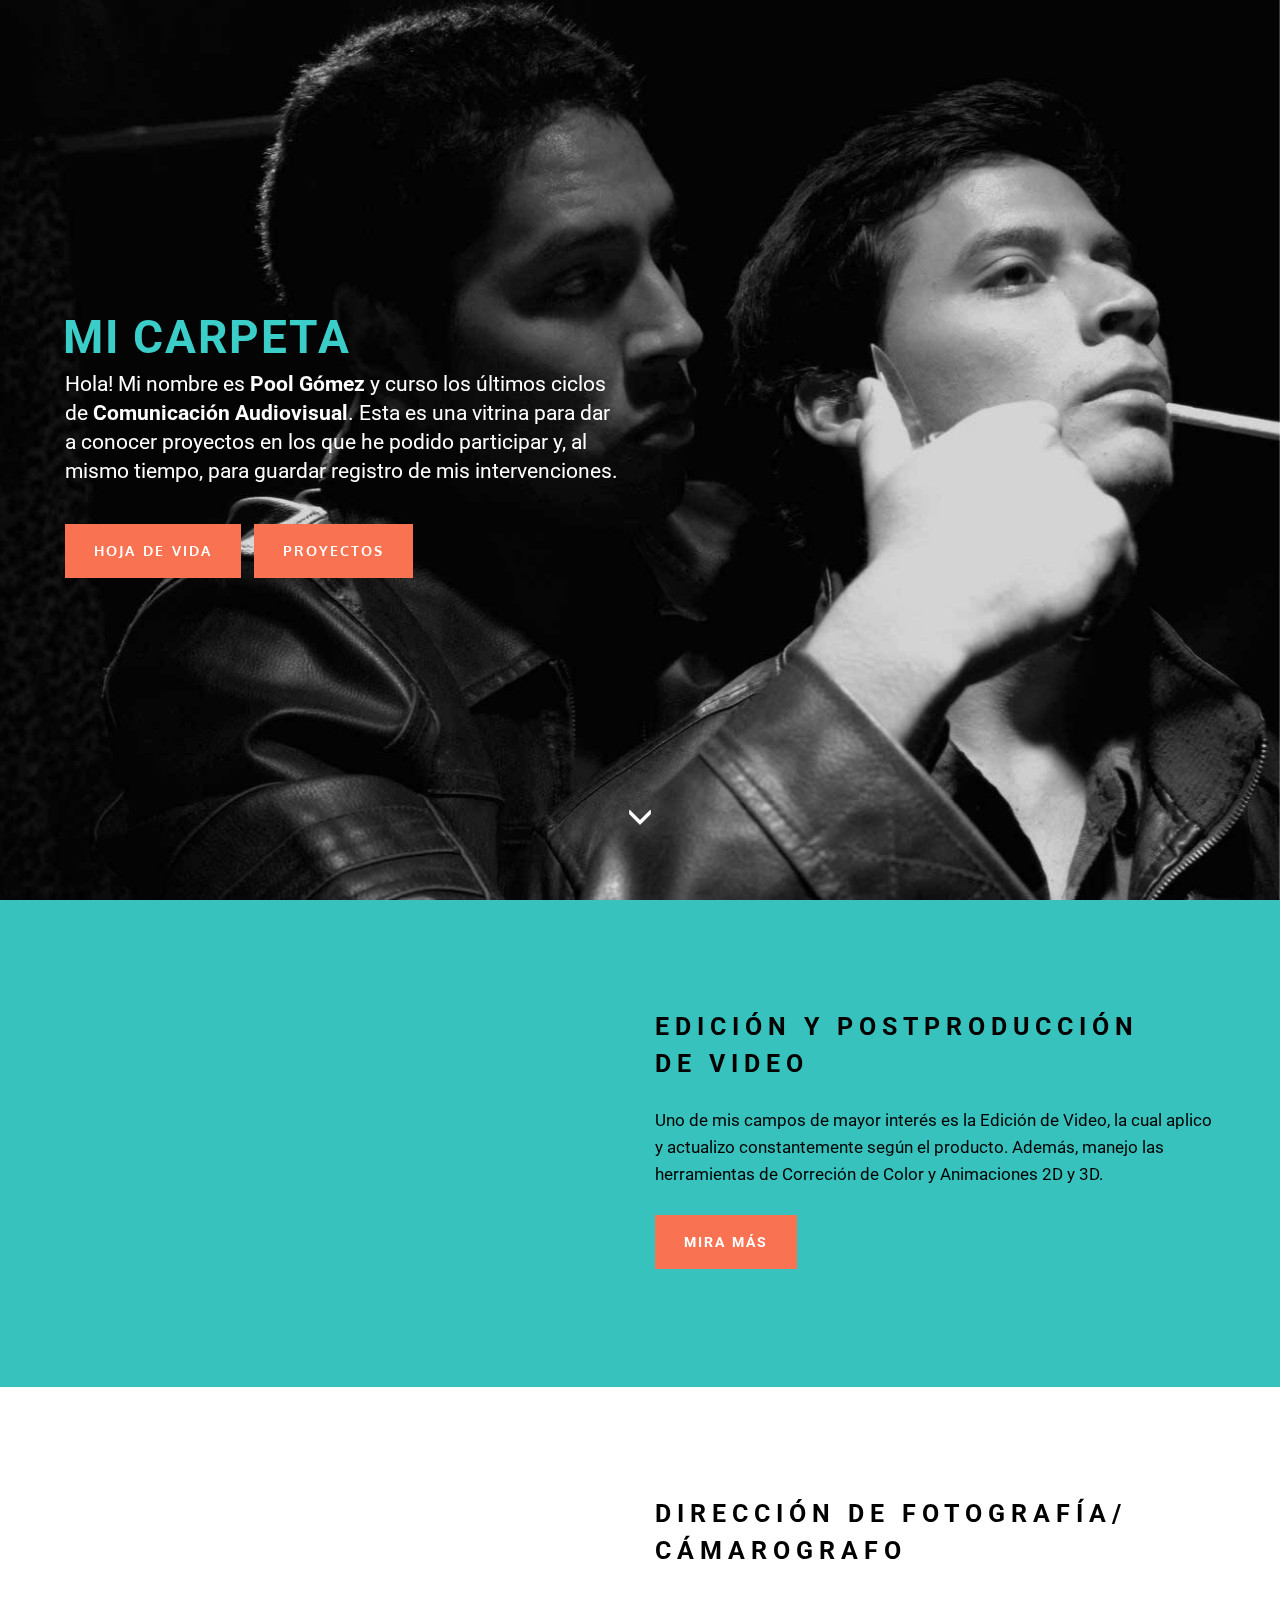
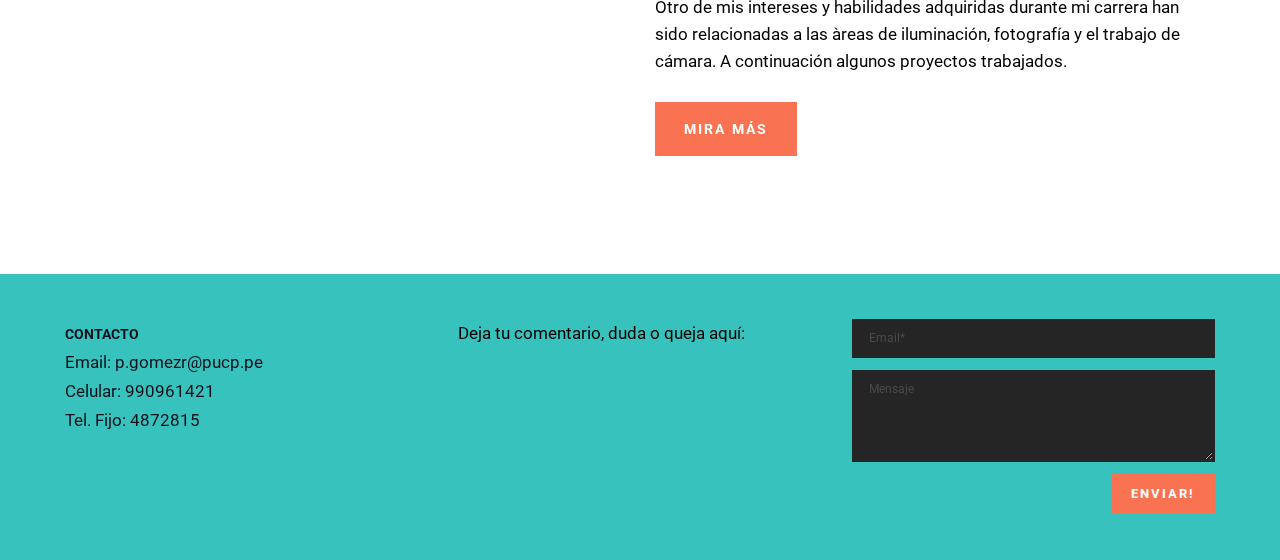
<file: index.html>
<!DOCTYPE html>
<html>
<head>
  <!-- Site made with Mobirise Website Builder v2.9.6, https://mobirise.com -->
  <meta charset="UTF-8">
  <meta http-equiv="X-UA-Compatible" content="IE=edge">
  <meta name="generator" content="Mobirise v2.9.6, mobirise.com">
  <meta name="viewport" content="width=device-width, initial-scale=1">
  <link rel="shortcut icon" href="assets/images/12736434-10153164804276887-1379086909-n-676x644-91.jpg" type="image/x-icon">
  <meta name="description" content="">
  
  <link rel="stylesheet" href="https://fonts.googleapis.com/css?family=Roboto:700,400&amp;subset=cyrillic,latin,greek,vietnamese">
  <link rel="stylesheet" href="assets/bootstrap/css/bootstrap.min.css">
  <link rel="stylesheet" href="assets/animate.css/animate.min.css">
  <link rel="stylesheet" href="assets/mobirise/css/style.css">
  <link rel="stylesheet" href="assets/mobirise/css/mbr-additional.css" type="text/css">
  
  
  
</head>
<body>
<section class="engine"><a rel="external" href="https://mobirise.com">Mobirise web page creator software
</a></section>
<section class="mbr-box mbr-section mbr-section--relative mbr-section--fixed-size mbr-section--full-height mbr-section--bg-adapted mbr-parallax-background" id="header1-10" style="background-image: url(assets/images/captura1-1635x918-62.jpg);">
    <div class="mbr-box__magnet mbr-box__magnet--sm-padding mbr-box__magnet--center-left">
        
        <div class="mbr-box__container mbr-section__container container">
            <div class="mbr-box mbr-box--stretched"><div class="mbr-box__magnet mbr-box__magnet--center-left">
                <div class="row"><div class=" col-sm-6">
                    <div class="mbr-hero animated fadeInUp">
                        <h1 class="mbr-hero__text">MI CARPETA</h1>
                        <p class="mbr-hero__subtext">Hola! Mi nombre es <strong>Pool Gómez</strong> y curso los últimos ciclos de <strong>Comunicación Audiovisual</strong>. Esta es una vitrina para dar a conocer proyectos en los que he podido participar y, al mismo tiempo, para guardar registro de mis intervenciones.</p>
                    </div>
                    <div class="mbr-buttons btn-inverse mbr-buttons--left"><a class="mbr-buttons__btn btn btn-lg animated fadeInUp delay btn-danger" href="page1.html">HOJA DE VIDA</a> <a class="mbr-buttons__btn btn btn-lg animated fadeInUp delay btn-danger" href="page2.html">PROYECTOS</a> </div>
                </div></div>
            </div></div>
        </div>
        <div class="mbr-arrow mbr-arrow--floating text-center">
            <div class="mbr-section__container container">
                <a class="mbr-arrow__link" href="#msg-box5-6"><i class="glyphicon glyphicon-menu-down"></i></a>
            </div>
        </div>
    </div>
</section>

<section class="mbr-section mbr-section--relative" id="msg-box5-6" style="background-color: rgb(56, 194, 189);">
    
    <div class="mbr-section__container mbr-section__container--isolated container">
        <div class="row">
            <div class="mbr-box mbr-box--fixed mbr-box--adapted">
                <div class="mbr-box__magnet mbr-box__magnet--top-right mbr-section__left col-sm-6">
                    <figure class="mbr-figure mbr-figure--adapted mbr-figure--caption-inside-bottom mbr-figure--full-width"><iframe class="mbr-embedded-video" src="https://www.youtube.com/watch?v=p6DQr4Ir8qo?rel=0&amp;autoplay=0&amp;loop=0" width="1280" height="720" frameborder="0" allowfullscreen></iframe></figure>
                </div>
                <div class="mbr-box__magnet mbr-class-mbr-box__magnet--center-left col-sm-6 mbr-section__right">
                    <div class="mbr-section__container mbr-section__container--middle">
                        <div class="mbr-header mbr-header--auto-align mbr-header--wysiwyg">
                            <h3 class="mbr-header__text">EDICIÓN Y POSTPRODUCCIÓN <br>DE VIDEO</h3>
                            
                        </div>
                    </div>
                    <div class="mbr-section__container mbr-section__container--middle">
                        <div class="mbr-article mbr-article--auto-align mbr-article--wysiwyg">Uno de mis campos de mayor interés es la Edición de Video, la cual aplico y actualizo constantemente según el producto. Además, manejo las herramientas de Correción de Color y Animaciones 2D y 3D.&nbsp;</div>
                    </div>
                    <div class="mbr-section__container">
                        <div class="mbr-buttons mbr-buttons--auto-align btn-inverse"> <a class="mbr-buttons__btn btn btn-lg btn-danger" href="page2.html">MIRA MÁS</a></div>
                    </div>
                </div>
                
            </div>
        </div>
    </div>
</section>

<section class="mbr-section mbr-section--relative" id="msg-box4-6" style="background-color: rgb(255, 255, 255);">
    
    <div class="mbr-section__container mbr-section__container--isolated container">
        <div class="row">
            <div class="mbr-box mbr-box--fixed mbr-box--adapted">
                <div class="mbr-box__magnet mbr-box__magnet--top-right mbr-section__left col-sm-6">
                    <figure class="mbr-figure mbr-figure--adapted mbr-figure--caption-inside-bottom mbr-figure--full-width"><iframe class="mbr-embedded-video" src="https://www.youtube.com/embed/2jBl8NtcyNc?rel=0&amp;autoplay=0&amp;loop=0" width="1280" height="720" frameborder="0" allowfullscreen></iframe></figure>
                </div>
                <div class="mbr-box__magnet mbr-class-mbr-box__magnet--center-left col-sm-6 mbr-section__right">
                    <div class="mbr-section__container mbr-section__container--middle">
                        <div class="mbr-header mbr-header--auto-align mbr-header--wysiwyg">
                            <h3 class="mbr-header__text">DIRECCIÓN DE FOTOGRAFÍA/ CÁMAROGRAFO</h3>
                            
                        </div>
                    </div>
                    <div class="mbr-section__container mbr-section__container--middle">
                        <div class="mbr-article mbr-article--auto-align mbr-article--wysiwyg">Otro de mis intereses y habilidades adquiridas durante mi carrera han sido relacionadas a las àreas de iluminación, fotografía y el trabajo de cámara. A continuación algunos proyectos trabajados.</div>
                    </div>
                    <div class="mbr-section__container">
                        <div class="mbr-buttons mbr-buttons--auto-align btn-inverse"><a class="mbr-buttons__btn btn btn-lg btn-danger" href="page2.html">MIRA MÁS</a></div>
                    </div>
                </div>
                
            </div>
        </div>
    </div>
</section>

<section class="mbr-section mbr-section--relative mbr-section--fixed-size" id="contacts3-7" style="background-color: rgb(56, 194, 189);">
    
    <div class="mbr-section__container container">
        <div class="mbr-contacts mbr-contacts--wysiwyg row">
            <div class="col-sm-8">
                <div class="row">
                    <div class="col-sm-6">
                        <p class="mbr-contacts__text"><strong style="font-size: 14px; line-height: 1.7em;">CONTACTO</strong><br>
Email: p.gomezr@pucp.pe<br>Celular: 990961421<br>Tel. Fijo: 4872815</p>
                    </div>
                    <div class="col-sm-6">Deja tu comentario, duda o queja aquí:<br><br><ul class="mbr-contacts__list"></ul></div>
                </div>
            </div>
            <div class="mbr-contacts__column col-sm-4" data-form-type="formoid">
                <div data-form-alert="true">
                    <div class="hide" data-form-alert-success="true">Gracias por escribir. Pronto te responderé.</div>
                </div>
                <form action="https://mobirise.com/" method="post" data-form-title="MESSAGE">
                    <input type="hidden" value="KjjX8RPwdBWeVsmsA/vTjjVfmrmYLWj+4muIdWfG183grSLz1A2acZcbmzQgF3bbj1TJvehfqL31UN0vnhaefh55zn4yqNf1/Z60IVJUNtSOvPQnoBmBedkAIv3tiN21" data-form-email="true">
                    
                    <div class="form-group">
                        <input type="email" class="form-control input-sm input-inverse" name="email" required="" placeholder="Email*" data-form-field="Email">
                    </div>
                    
                    <div class="form-group">
                        <textarea class="form-control input-sm input-inverse" name="message" rows="4" placeholder="Mensaje" data-form-field="Message"></textarea>
                    </div>
                    <div class="mbr-buttons mbr-buttons--right btn-inverse"><button type="submit" class="mbr-buttons__btn btn btn-danger">ENVIAR!</button></div>
                </form>
            </div>
        </div>
    </div>
</section>


  <script src="assets/web/assets/jquery/jquery.min.js"></script>
  <script src="assets/bootstrap/js/bootstrap.min.js"></script>
  <script src="assets/smooth-scroll/SmoothScroll.js"></script>
  <script src="assets/jarallax/jarallax.js"></script>
  <!--[if lte IE 9]>
    <script src="assets/jquery-placeholder/jquery.placeholder.min.js"></script>
  <![endif]-->
  <script src="assets/mobirise/js/script.js"></script>
  <script src="assets/formoid/formoid.min.js"></script>
  
  
</body>
</html>
</file>
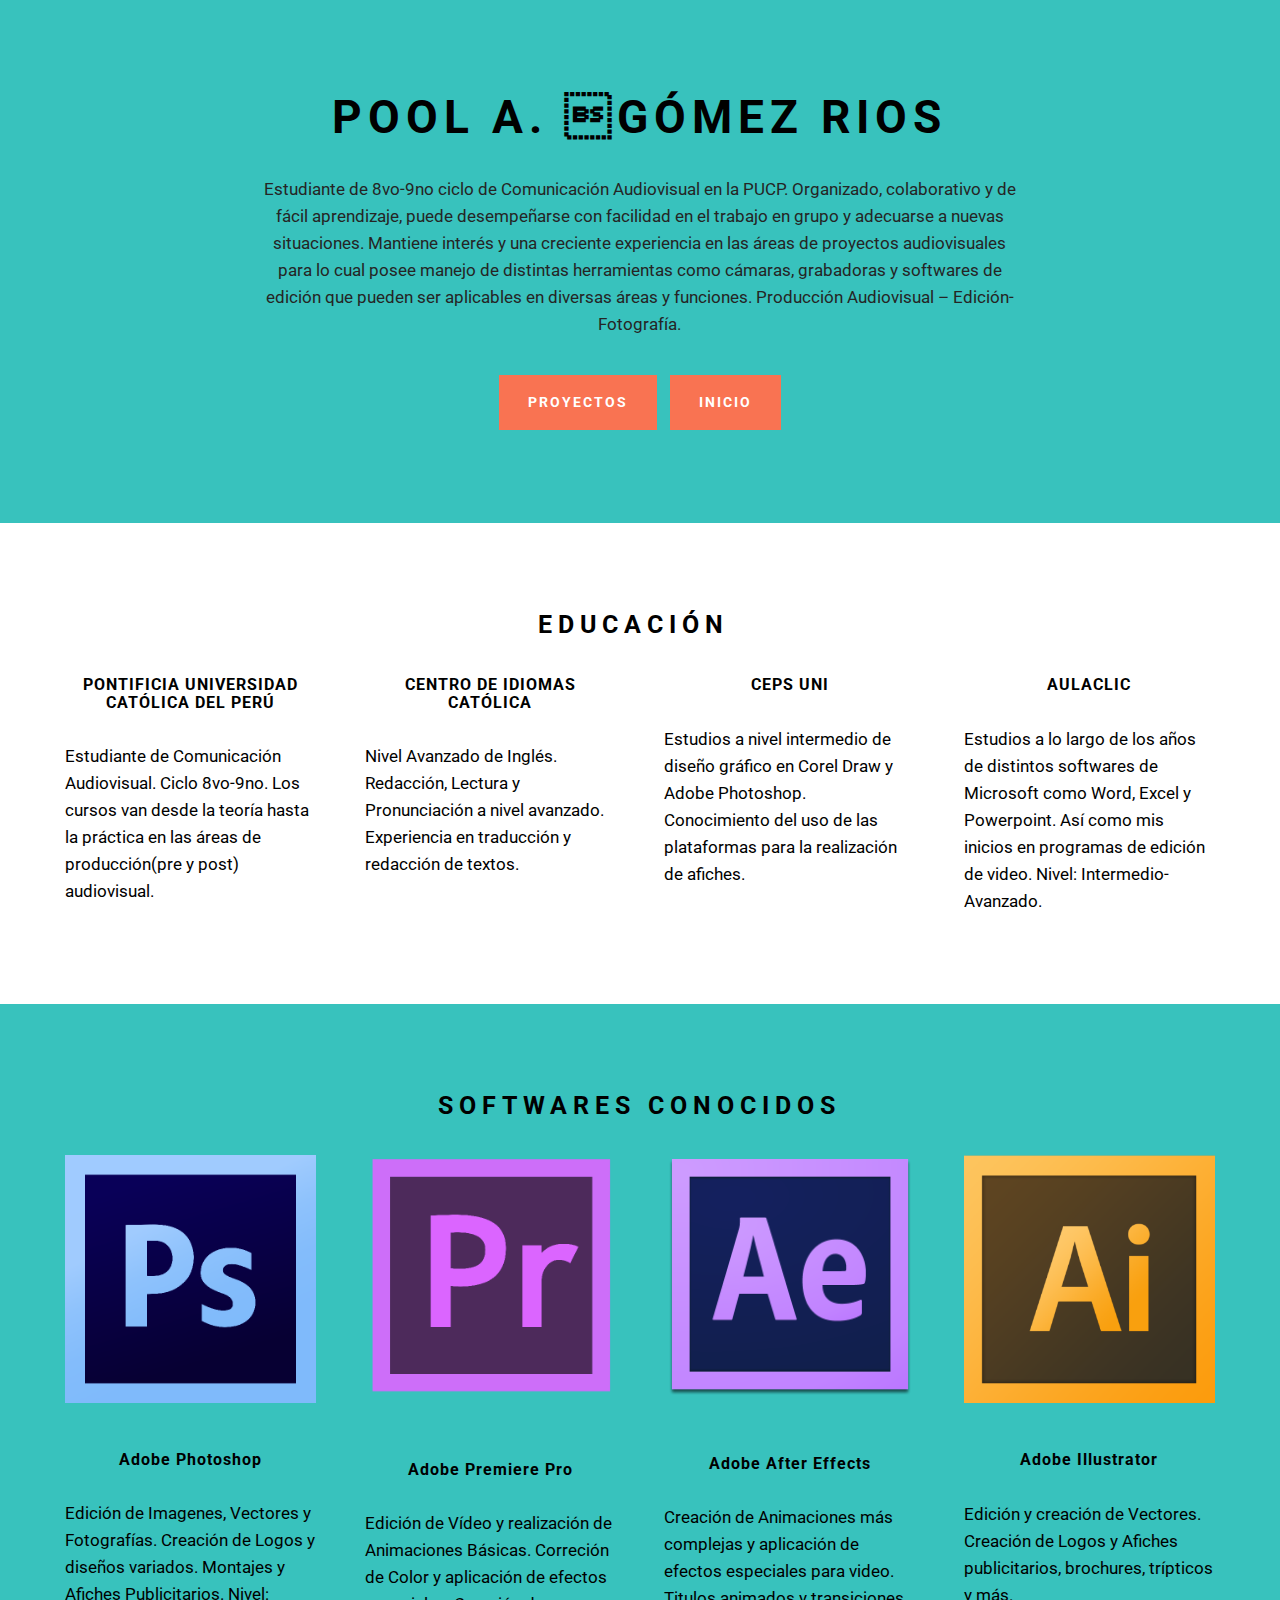
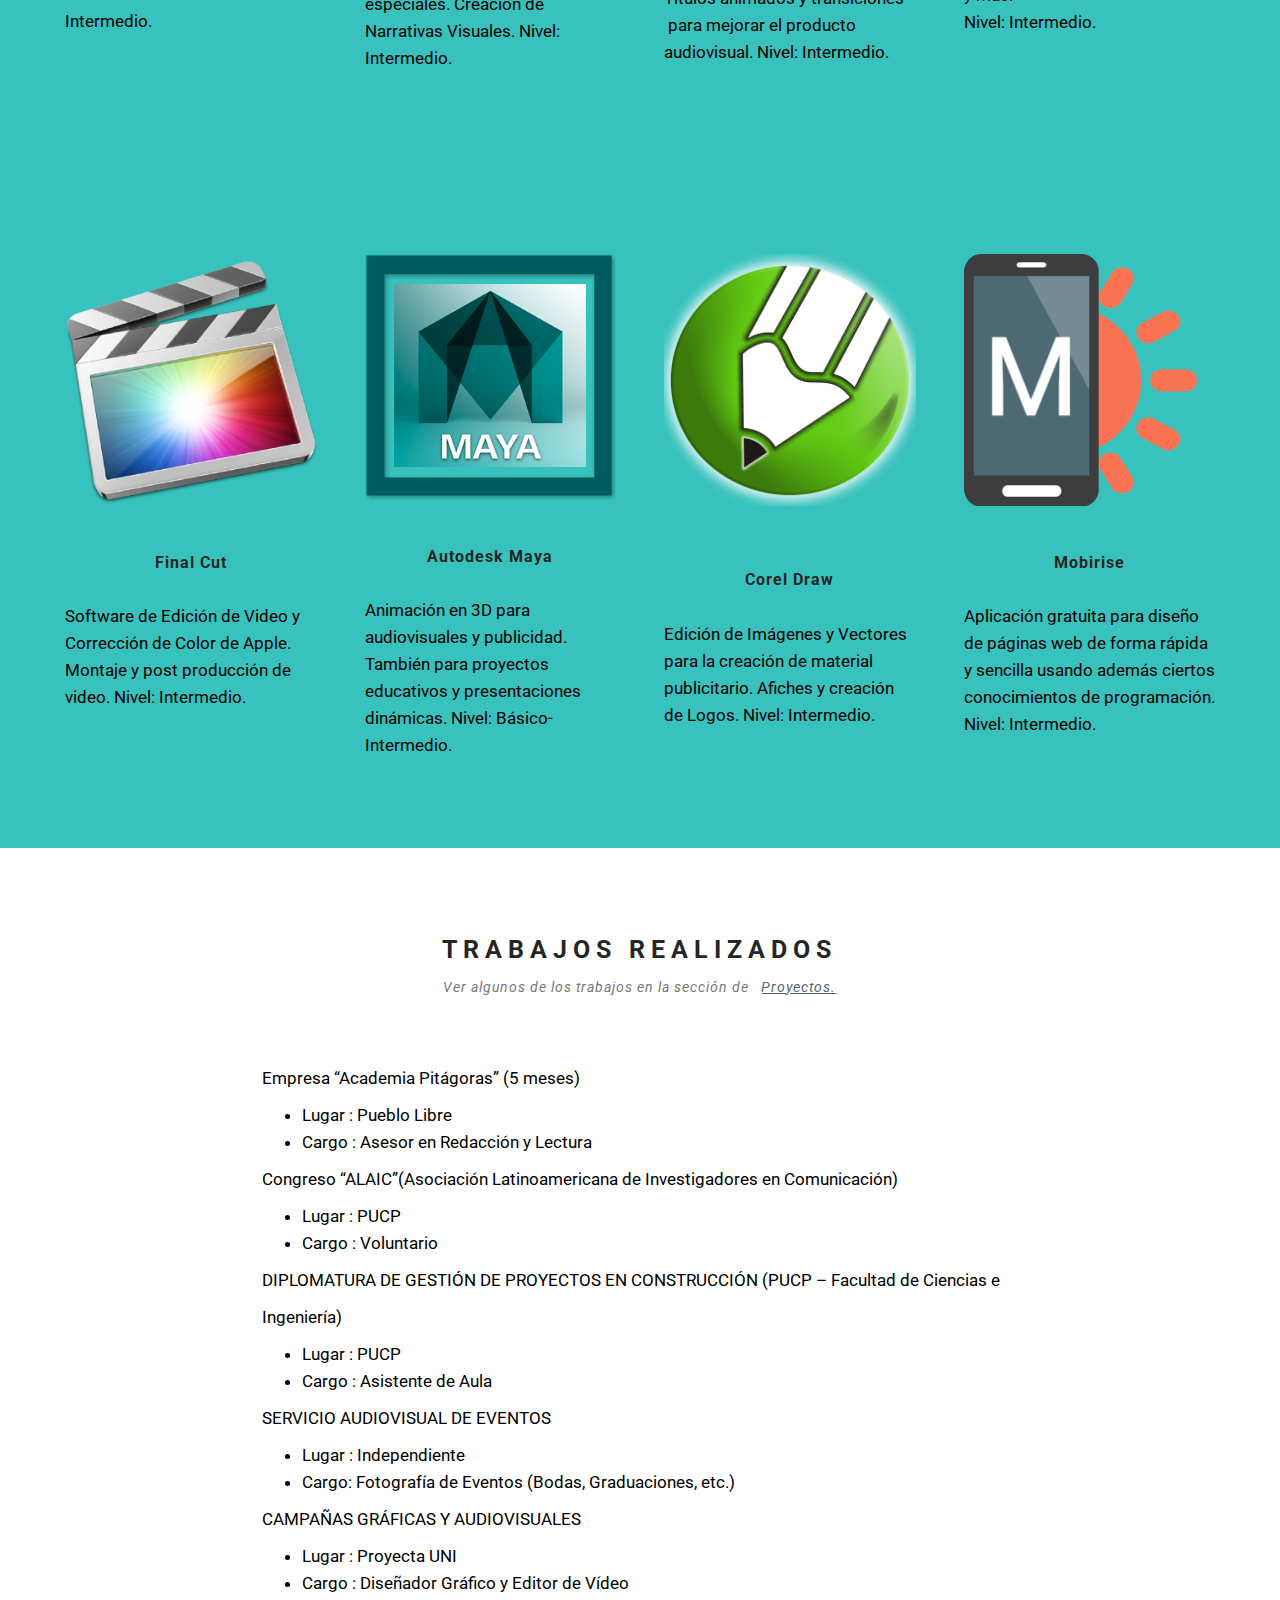
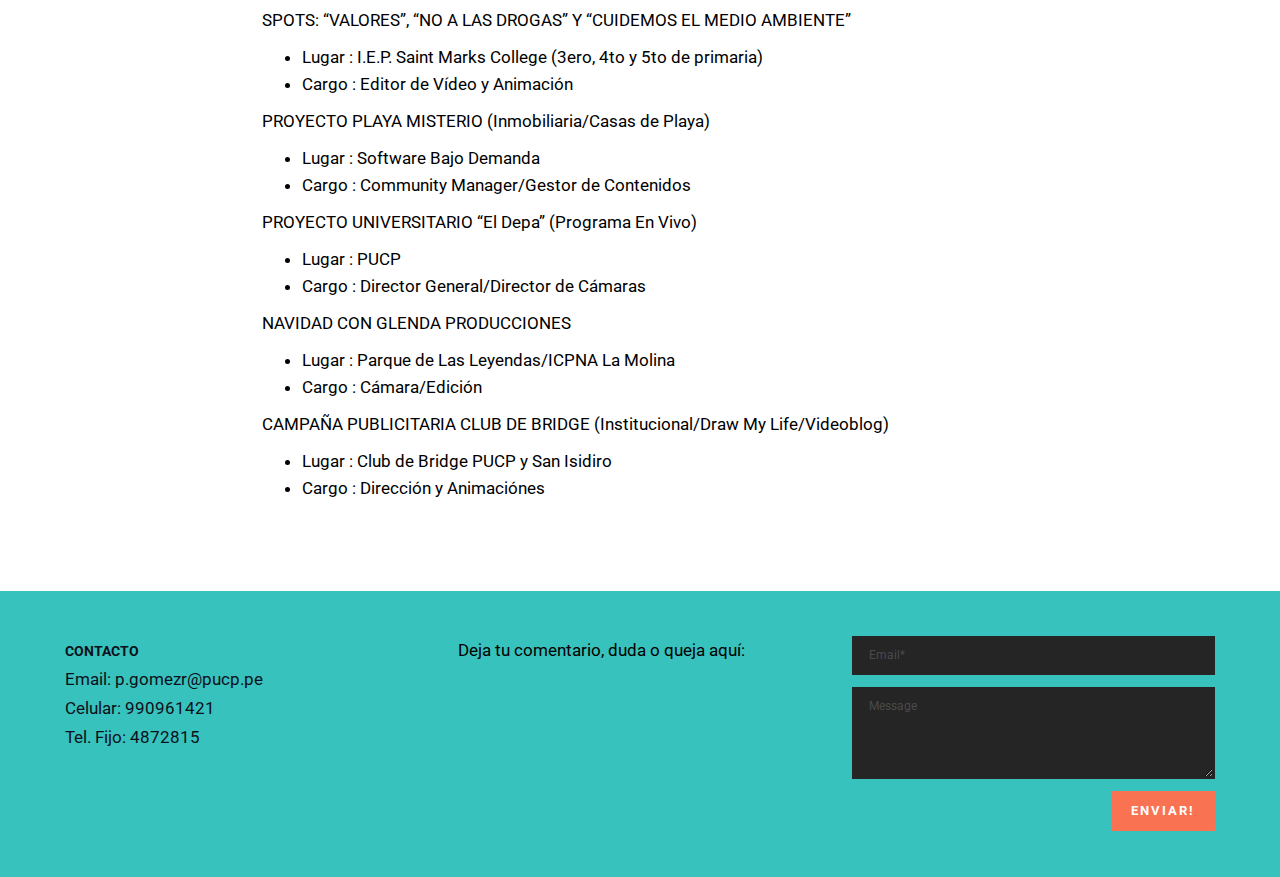
<file: page1.html>
<!DOCTYPE html>
<html>
<head>
  <!-- Site made with Mobirise Website Builder v2.9.6, https://mobirise.com -->
  <meta charset="UTF-8">
  <meta http-equiv="X-UA-Compatible" content="IE=edge">
  <meta name="generator" content="Mobirise v2.9.6, mobirise.com">
  <meta name="viewport" content="width=device-width, initial-scale=1">
  <link rel="shortcut icon" href="assets/images/12736434-10153164804276887-1379086909-n-676x644-91.jpg" type="image/x-icon">
  <meta name="description" content="">
  
  <link rel="stylesheet" href="https://fonts.googleapis.com/css?family=Roboto:700,400&amp;subset=cyrillic,latin,greek,vietnamese">
  <link rel="stylesheet" href="assets/bootstrap/css/bootstrap.min.css">
  <link rel="stylesheet" href="assets/mobirise/css/style.css">
  <link rel="stylesheet" href="assets/mobirise/css/mbr-additional.css" type="text/css">
  
  
  
</head>
<body>
<section class="engine"><a rel="external" href="https://mobirise.com">Mobirise free html website builder</a></section>
<section class="mbr-section mbr-section--relative mbr-section--fixed-size" id="content5-16" style="background-color: rgb(56, 194, 189);">
    
    <div class="mbr-section__container container mbr-section__container--first">
        <div class="mbr-header mbr-header--wysiwyg row">
            <div class="col-sm-8 col-sm-offset-2">
                <h3 class="mbr-header__text">POOL A. GÓMEZ RIOS</h3>
                
            </div>
        </div>
    </div>
    <div class="mbr-section__container container mbr-section__container--middle">
        <div class="row">
            <div class="mbr-article mbr-article--wysiwyg col-sm-8 col-sm-offset-2"><p>Estudiante de 8vo-9no ciclo de Comunicación Audiovisual en la PUCP. Organizado, colaborativo y de fácil aprendizaje, puede desempeñarse con facilidad en el trabajo en grupo y adecuarse a nuevas situaciones. Mantiene interés y una creciente experiencia en las áreas de proyectos audiovisuales para lo cual posee manejo de distintas herramientas como cámaras, grabadoras y softwares de edición que pueden ser aplicables en diversas áreas y funciones. Producción Audiovisual – Edición-Fotografía.<br></p></div>
        </div>
    </div>
    <div class="mbr-section__container container mbr-section__container--last">
        <div class="row">
            <div class="col-sm-8 col-sm-offset-2">
                <div class="mbr-buttons mbr-buttons--center btn-inverse"><a class="mbr-buttons__btn btn btn-lg btn-danger" href="page2.html">PROYECTOS</a> <a class="mbr-buttons__btn btn btn-lg btn-danger" href="page1.html">INICIO</a></div>
            </div>
        </div>
    </div>
</section>

<section class="mbr-section mbr-section--relative mbr-section--fixed-size" id="content4-12" style="background-color: rgb(255, 255, 255);">
    
    <div class="mbr-section__container mbr-section__container--std-top-padding mbr-section__container--sm-bot-padding mbr-section-title container">
        <div class="mbr-header mbr-header--center mbr-header--wysiwyg row">
            <div class="col-sm-8 col-sm-offset-2">
                <h3 class="mbr-header__text">EDUCACIÓN&nbsp;</h3>
                
            </div>
        </div>
    </div>
    <div class="mbr-section__container container">
        <div class="mbr-section__row row">
            <div class="mbr-section__col col-xs-12 col-md-3 col-sm-6">
                
                <div class="mbr-section__container mbr-section__container--middle">
                    <div class="mbr-header mbr-header--reduce mbr-header--center mbr-header--wysiwyg">
                        <h3 class="mbr-header__text">PONTIFICIA UNIVERSIDAD CATÓLICA DEL PERÚ</h3>
                    </div>
                </div>
                <div class="mbr-section__container mbr-section__container--last">
                    <div class="mbr-article mbr-article--wysiwyg">
                        <p>Estudiante de Comunicación Audiovisual. Ciclo 8vo-9no. Los cursos van desde la teoría hasta la práctica en las áreas de producción(pre y post) audiovisual.&nbsp;</p>
                    </div>
                </div>
                
            </div>
            <div class="mbr-section__col col-xs-12 col-md-3 col-sm-6">
                
                <div class="mbr-section__container mbr-section__container--middle">
                    <div class="mbr-header mbr-header--reduce mbr-header--center mbr-header--wysiwyg">
                        <h3 class="mbr-header__text">CENTRO DE IDIOMAS CATÓLICA</h3>
                    </div>
                </div>
                <div class="mbr-section__container mbr-section__container--last">
                    <div class="mbr-article mbr-article--wysiwyg">
                        <p>Nivel Avanzado de Inglés. Redacción, Lectura y Pronunciación a nivel avanzado. Experiencia en traducción y redacción de textos.</p>
                    </div>
                </div>
                
            </div>
            <div class="clearfix visible-sm-block"></div>
            <div class="mbr-section__col col-xs-12 col-md-3 col-sm-6">
                
                <div class="mbr-section__container mbr-section__container--middle">
                    <div class="mbr-header mbr-header--reduce mbr-header--center mbr-header--wysiwyg">
                        <h3 class="mbr-header__text">CEPS UNI</h3>
                    </div>
                </div>
                <div class="mbr-section__container mbr-section__container--last">
                    <div class="mbr-article mbr-article--wysiwyg">
                        <p>Estudios a nivel intermedio de diseño gráfico en Corel Draw y Adobe Photoshop. Conocimiento del uso de las plataformas para la realización de afiches.</p>
                    </div>
                </div>
                
            </div>
            
            <div class="mbr-section__col col-xs-12 col-md-3 col-sm-6">
                
                <div class="mbr-section__container mbr-section__container--middle">
                    <div class="mbr-header mbr-header--reduce mbr-header--center mbr-header--wysiwyg">
                        <h3 class="mbr-header__text">AULACLIC</h3>
                    </div>
                </div>
                <div class="mbr-section__container mbr-section__container--last">
                    <div class="mbr-article mbr-article--wysiwyg">
                        <p>Estudios a lo largo de los años de distintos softwares de Microsoft como Word, Excel y Powerpoint. Así como mis inicios en programas de edición de video. Nivel: Intermedio-Avanzado.</p>
                    </div>
                </div>
                
            </div>
            
            
            
        </div>
    </div>
</section>

<section class="mbr-section mbr-section--relative mbr-section--fixed-size" id="features1-14" style="background-color: rgb(56, 194, 189);">
    
    <div class="mbr-section__container mbr-section__container--std-top-padding mbr-section__container--sm-bot-padding mbr-section-title container">
        <div class="mbr-header mbr-header--center mbr-header--wysiwyg row">
            <div class="col-sm-8 col-sm-offset-2">
                <h3 class="mbr-header__text">SOFTWARES CONOCIDOS</h3>
                
            </div>
        </div>
    </div>
    <div class="mbr-section__container container">
        <div class="mbr-section__row row">
            <div class="mbr-section__col col-xs-12 col-md-3 col-sm-6">
                <div class="mbr-section__container mbr-section__container--center mbr-section__container--middle">
                    <figure class="mbr-figure"><img src="assets/images/adobe-photoshop-cs6-icon-2000x1967-82.png" class="mbr-figure__img"></figure>
                </div>
                <div class="mbr-section__container mbr-section__container--middle">
                    <div class="mbr-header mbr-header--reduce mbr-header--center mbr-header--wysiwyg">
                        <h3 class="mbr-header__text">Adobe Photoshop</h3>
                    </div>
                </div>
                <div class="mbr-section__container mbr-section__container--last">
                    <div class="mbr-article mbr-article--wysiwyg">
                        <p>Edición de Imagenes, Vectores y Fotografías. Creación de Logos y diseños variados. Montajes y Afiches Publicitarios. Nivel: Intermedio.</p>
                    </div>
                </div>
                
            </div>
            <div class="mbr-section__col col-xs-12 col-md-3 col-sm-6">
                <div class="mbr-section__container mbr-section__container--center mbr-section__container--middle">
                    <figure class="mbr-figure"><img src="assets/images/adobe-premiere-logo-vector-2000x1906-85.png" class="mbr-figure__img"></figure>
                </div>
                <div class="mbr-section__container mbr-section__container--middle">
                    <div class="mbr-header mbr-header--reduce mbr-header--center mbr-header--wysiwyg">
                        <h3 class="mbr-header__text"><br>Adobe Premiere Pro</h3>
                    </div>
                </div>
                <div class="mbr-section__container mbr-section__container--last">
                    <div class="mbr-article mbr-article--wysiwyg">
                        <p>Edición de Vídeo y realización de Animaciones Básicas. Correción de Color y aplicación de efectos especiales. Creación de Narrativas Visuales. Nivel: Intermedio.</p>
                    </div>
                </div>
                
            </div>
            <div class="clearfix visible-sm-block"></div>
            <div class="mbr-section__col col-xs-12 col-md-3 col-sm-6">
                <div class="mbr-section__container mbr-section__container--center mbr-section__container--middle">
                    <figure class="mbr-figure"><img src="assets/images/adobe-after-effects-cs6-icon-512x512-99.png" class="mbr-figure__img"></figure>
                </div>
                <div class="mbr-section__container mbr-section__container--middle">
                    <div class="mbr-header mbr-header--reduce mbr-header--center mbr-header--wysiwyg">
                        <h3 class="mbr-header__text">Adobe After Effects</h3>
                    </div>
                </div>
                <div class="mbr-section__container mbr-section__container--last">
                    <div class="mbr-article mbr-article--wysiwyg">
                        <p>Creación de Animaciones más complejas y aplicación de efectos especiales para video. Titulos animados y transiciones &nbsp;para mejorar el producto audiovisual. Nivel: Intermedio.</p>
                    </div>
                </div>
                
            </div>
            
            <div class="mbr-section__col col-xs-12 col-md-3 col-sm-6">
                <div class="mbr-section__container mbr-section__container--center mbr-section__container--middle">
                    <figure class="mbr-figure"><img src="assets/images/adobeillustrator-400x394-72.png" class="mbr-figure__img"></figure>
                </div>
                <div class="mbr-section__container mbr-section__container--middle">
                    <div class="mbr-header mbr-header--reduce mbr-header--center mbr-header--wysiwyg">
                        <h3 class="mbr-header__text">Adobe Illustrator</h3>
                    </div>
                </div>
                <div class="mbr-section__container mbr-section__container--last">
                    <div class="mbr-article mbr-article--wysiwyg">
                        <p>Edición y creación de Vectores. Creación de Logos y Afiches publicitarios, brochures, trípticos y más.&nbsp;<br>Nivel: Intermedio.</p>
                    </div>
                </div>
                
            </div>
            
            
            
        </div>
    </div>
</section>

<section class="mbr-section mbr-section--relative mbr-section--fixed-size" id="features1-16" style="background-color: rgb(56, 194, 189);">
    
    
    <div class="mbr-section__container container mbr-section__container--std-top-padding">
        <div class="mbr-section__row row">
            <div class="mbr-section__col col-xs-12 col-md-3 col-sm-6">
                <div class="mbr-section__container mbr-section__container--center mbr-section__container--middle">
                    <figure class="mbr-figure"><img src="assets/images/fcpx-logo-1-986x986-88.png" class="mbr-figure__img"></figure>
                </div>
                <div class="mbr-section__container mbr-section__container--middle">
                    <div class="mbr-header mbr-header--reduce mbr-header--center mbr-header--wysiwyg">
                        <h3 class="mbr-header__text">Final Cut</h3>
                    </div>
                </div>
                <div class="mbr-section__container mbr-section__container--last">
                    <div class="mbr-article mbr-article--wysiwyg">
                        <p>Software de Edición de Video y Corrección de Color de Apple. Montaje y post producción de video. Nivel: Intermedio.</p>
                    </div>
                </div>
                
            </div>
            <div class="mbr-section__col col-xs-12 col-md-3 col-sm-6">
                <div class="mbr-section__container mbr-section__container--center mbr-section__container--middle">
                    <figure class="mbr-figure"><img src="assets/images/autodeskmaya-336x328-36.png" class="mbr-figure__img"></figure>
                </div>
                <div class="mbr-section__container mbr-section__container--middle">
                    <div class="mbr-header mbr-header--reduce mbr-header--center mbr-header--wysiwyg">
                        <h3 class="mbr-header__text">Autodesk Maya</h3>
                    </div>
                </div>
                <div class="mbr-section__container mbr-section__container--last">
                    <div class="mbr-article mbr-article--wysiwyg">
                        <p>Animación en 3D para audiovisuales y publicidad. También para proyectos educativos y presentaciones dinámicas. Nivel: Básico- Intermedio.</p>
                    </div>
                </div>
                
            </div>
            <div class="clearfix visible-sm-block"></div>
            <div class="mbr-section__col col-xs-12 col-md-3 col-sm-6">
                <div class="mbr-section__container mbr-section__container--center mbr-section__container--middle">
                    <figure class="mbr-figure"><img src="assets/images/coreldraw-x3-512x512-66.png" class="mbr-figure__img"></figure>
                </div>
                <div class="mbr-section__container mbr-section__container--middle">
                    <div class="mbr-header mbr-header--reduce mbr-header--center mbr-header--wysiwyg">
                        <h3 class="mbr-header__text"><br><span style="color: inherit; font-family: inherit; line-height: 1.1em;">Corel Draw</span><br></h3>
                    </div>
                </div>
                <div class="mbr-section__container mbr-section__container--last">
                    <div class="mbr-article mbr-article--wysiwyg">
                        <p>Edición de Imágenes y Vectores para la creación de material publicitario. Afiches y creación de Logos. Nivel: Intermedio.</p>
                    </div>
                </div>
                
            </div>
            
            <div class="mbr-section__col col-xs-12 col-md-3 col-sm-6">
                <div class="mbr-section__container mbr-section__container--center mbr-section__container--middle">
                    <figure class="mbr-figure"><img src="assets/images/icon-512x512-506x506-46.png" class="mbr-figure__img"></figure>
                </div>
                <div class="mbr-section__container mbr-section__container--middle">
                    <div class="mbr-header mbr-header--reduce mbr-header--center mbr-header--wysiwyg">
                        <h3 class="mbr-header__text">Mobirise</h3>
                    </div>
                </div>
                <div class="mbr-section__container mbr-section__container--last">
                    <div class="mbr-article mbr-article--wysiwyg">
                        <p>Aplicación gratuita para diseño de páginas web de forma rápida y sencilla usando además ciertos conocimientos de programación. Nivel: Intermedio.</p>
                    </div>
                </div>
                
            </div>
            
            
            
        </div>
    </div>
</section>

<section class="mbr-section" id="header3-17">
    <div class="mbr-section__container container mbr-section__container--first">
        <div class="mbr-header mbr-header--wysiwyg row">
            <div class="col-sm-8 col-sm-offset-2">
                <h3 class="mbr-header__text">TRABAJOS REALIZADOS</h3>
                <p class="mbr-header__subtext">Ver algunos de los trabajos en la sección de &nbsp;&nbsp;<a href="page2.html">Proyectos.</a></p>
            </div>
        </div>
    </div>
</section>

<section class="mbr-section" id="content1-13">
    <div class="mbr-section__container container mbr-section__container--last">
        <div class="row">
            <div class="mbr-article mbr-article--wysiwyg col-sm-8 col-sm-offset-2"><p><br></p><p>Empresa “Academia Pitágoras” (5 meses)</p><ul><li>Lugar : Pueblo Libre</li><li>Cargo : Asesor en Redacción y Lectura</li></ul><p>Congreso “ALAIC”(Asociación Latinoamericana de Investigadores en Comunicación)</p><ul><li>Lugar : PUCP</li><li>Cargo : Voluntario</li></ul><p>DIPLOMATURA DE GESTIÓN DE PROYECTOS EN CONSTRUCCIÓN (PUCP – Facultad de Ciencias e</p><p>Ingeniería)</p><ul><li>Lugar : PUCP<br></li><li>Cargo : Asistente de Aula</li></ul><p>SERVICIO AUDIOVISUAL DE EVENTOS</p><ul><li>Lugar : Independiente</li><li>Cargo: Fotografía de Eventos (Bodas, Graduaciones, etc.)</li></ul><p>CAMPAÑAS GRÁFICAS Y AUDIOVISUALES</p><ul><li>Lugar : Proyecta UNI</li><li>Cargo : Diseñador Gráfico y Editor de Vídeo</li></ul><p>SPOTS: “VALORES”, “NO A LAS DROGAS” Y “CUIDEMOS EL MEDIO AMBIENTE”</p><ul><li>Lugar : I.E.P. Saint Marks College (3ero, 4to y 5to de primaria)<br></li><li>Cargo : Editor de Vídeo y Animación</li></ul><p>PROYECTO PLAYA MISTERIO (Inmobiliaria/Casas de Playa)</p><ul><li>Lugar : Software Bajo Demanda<br></li><li>Cargo : Community Manager/Gestor de Contenidos</li></ul><p>PROYECTO UNIVERSITARIO “El Depa” (Programa En Vivo)</p><ul><li>Lugar : PUCP<br></li><li>Cargo : Director General/Director de Cámaras</li></ul><p>NAVIDAD CON GLENDA PRODUCCIONES</p><ul><li>Lugar : Parque de Las Leyendas/ICPNA La Molina</li><li>Cargo : Cámara/Edición</li></ul><p>CAMPAÑA PUBLICITARIA CLUB DE BRIDGE (Institucional/Draw My Life/Videoblog)</p><ul><li>Lugar : Club de Bridge PUCP y San Isidiro</li><li>Cargo : Dirección y Animaciónes</li></ul></div>
        </div>
    </div>
</section>

<section class="mbr-section mbr-section--relative mbr-section--fixed-size" id="contacts3-7" style="background-color: rgb(56, 194, 189);">
    
    <div class="mbr-section__container container">
        <div class="mbr-contacts mbr-contacts--wysiwyg row">
            <div class="col-sm-8">
                <div class="row">
                    <div class="col-sm-6">
                        <p class="mbr-contacts__text"><strong style="font-size: 14px; line-height: 1.7em;">CONTACTO</strong><br>
Email: p.gomezr@pucp.pe<br>Celular: 990961421<br>Tel. Fijo: 4872815</p>
                    </div>
                    <div class="col-sm-6">Deja tu comentario, duda o queja aquí:<br><br><ul class="mbr-contacts__list"></ul></div>
                </div>
            </div>
            <div class="mbr-contacts__column col-sm-4" data-form-type="formoid">
                <div data-form-alert="true">
                    <div class="hide" data-form-alert-success="true">Thanks for filling out form!</div>
                </div>
                <form action="https://mobirise.com/" method="post" data-form-title="MESSAGE">
                    <input type="hidden" value="kgQxrI5EVk66HAjU/eFXgFqqKM8GYBIunYJ0hPDRcIJvVwdDVAwYaHU1w1IpVLkEae1luNL/ML7oeUT8zb9YrYcJnc8YXf49cUWA6BG9JJcAsHhJZcTpFjOnbPmv9P8I" data-form-email="true">
                    
                    <div class="form-group">
                        <input type="email" class="form-control input-sm input-inverse" name="email" required="" placeholder="Email*" data-form-field="Email">
                    </div>
                    
                    <div class="form-group">
                        <textarea class="form-control input-sm input-inverse" name="message" rows="4" placeholder="Message" data-form-field="Message"></textarea>
                    </div>
                    <div class="mbr-buttons mbr-buttons--right btn-inverse"><button type="submit" class="mbr-buttons__btn btn btn-danger">ENVIAR!</button></div>
                </form>
            </div>
        </div>
    </div>
</section>


  <script src="assets/web/assets/jquery/jquery.min.js"></script>
  <script src="assets/bootstrap/js/bootstrap.min.js"></script>
  <script src="assets/smooth-scroll/SmoothScroll.js"></script>
  <!--[if lte IE 9]>
    <script src="assets/jquery-placeholder/jquery.placeholder.min.js"></script>
  <![endif]-->
  <script src="assets/mobirise/js/script.js"></script>
  <script src="assets/formoid/formoid.min.js"></script>
  
  
</body>
</html>
</file>
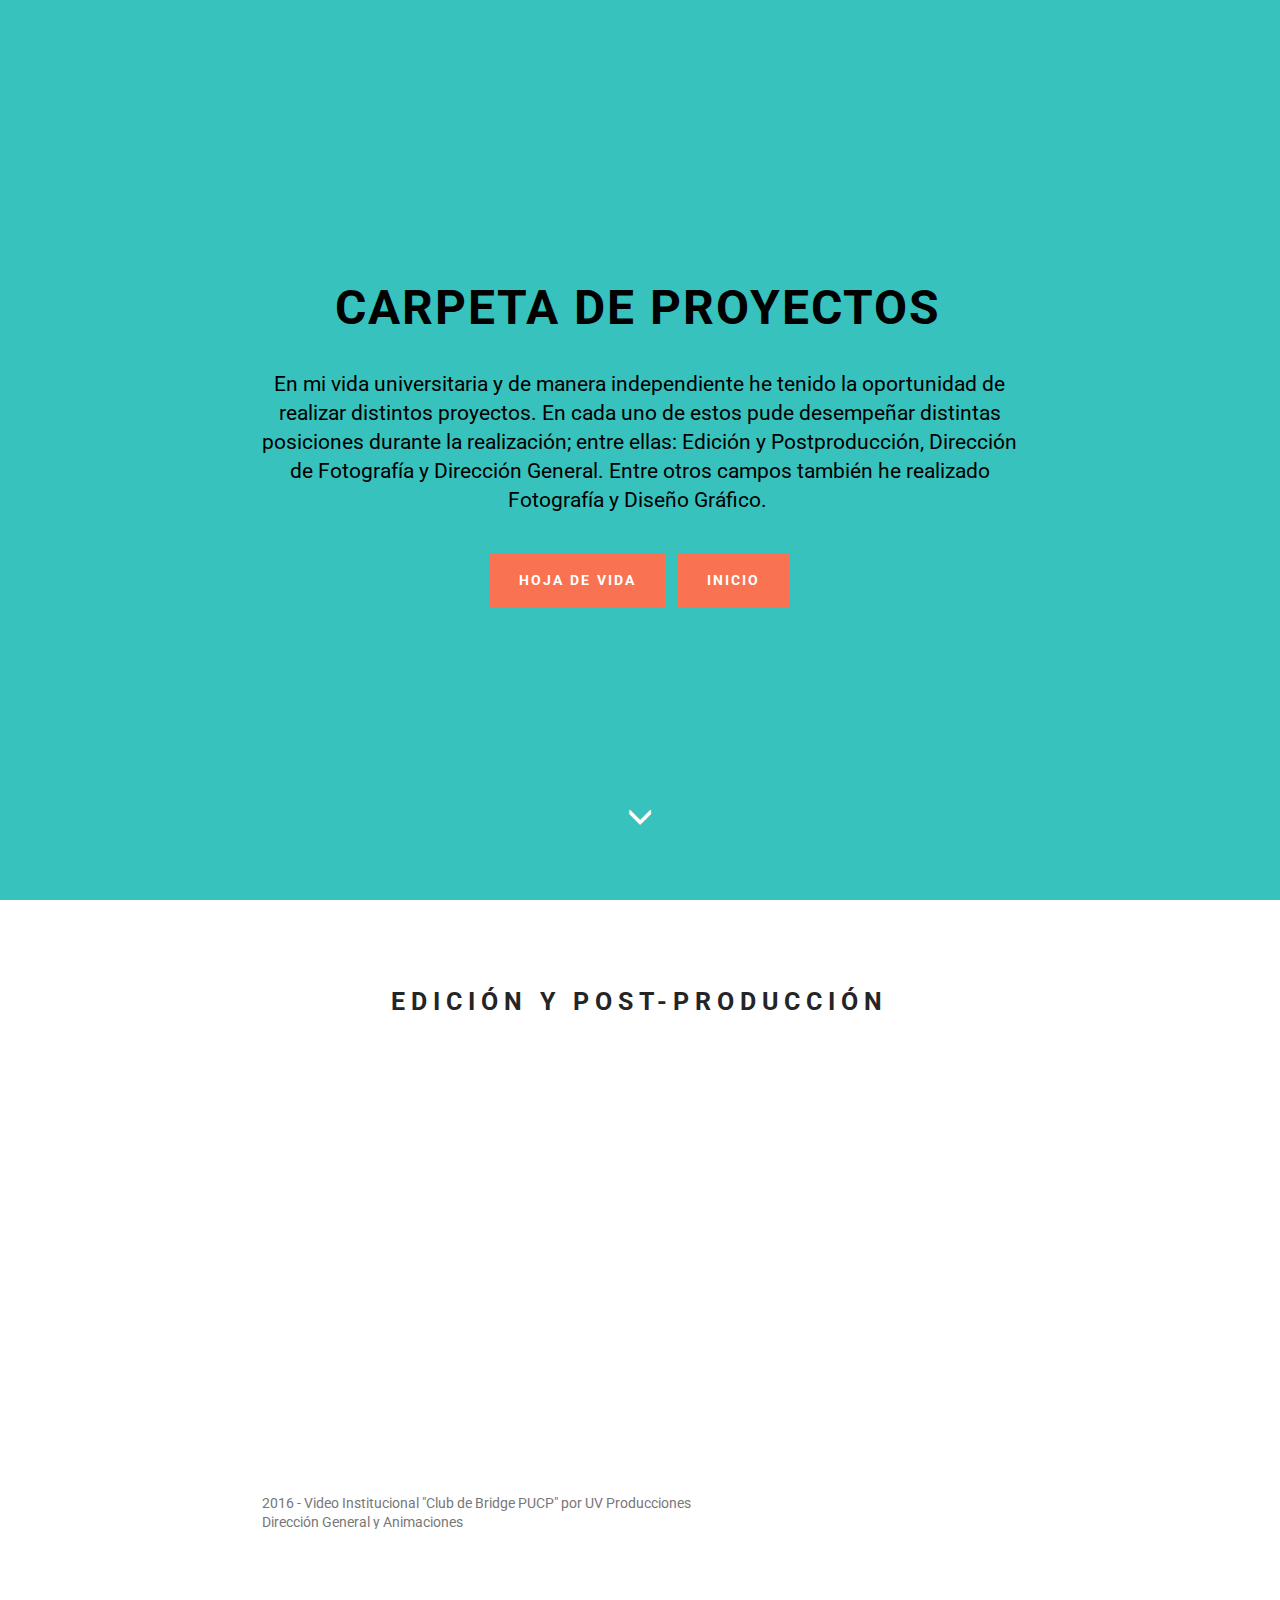
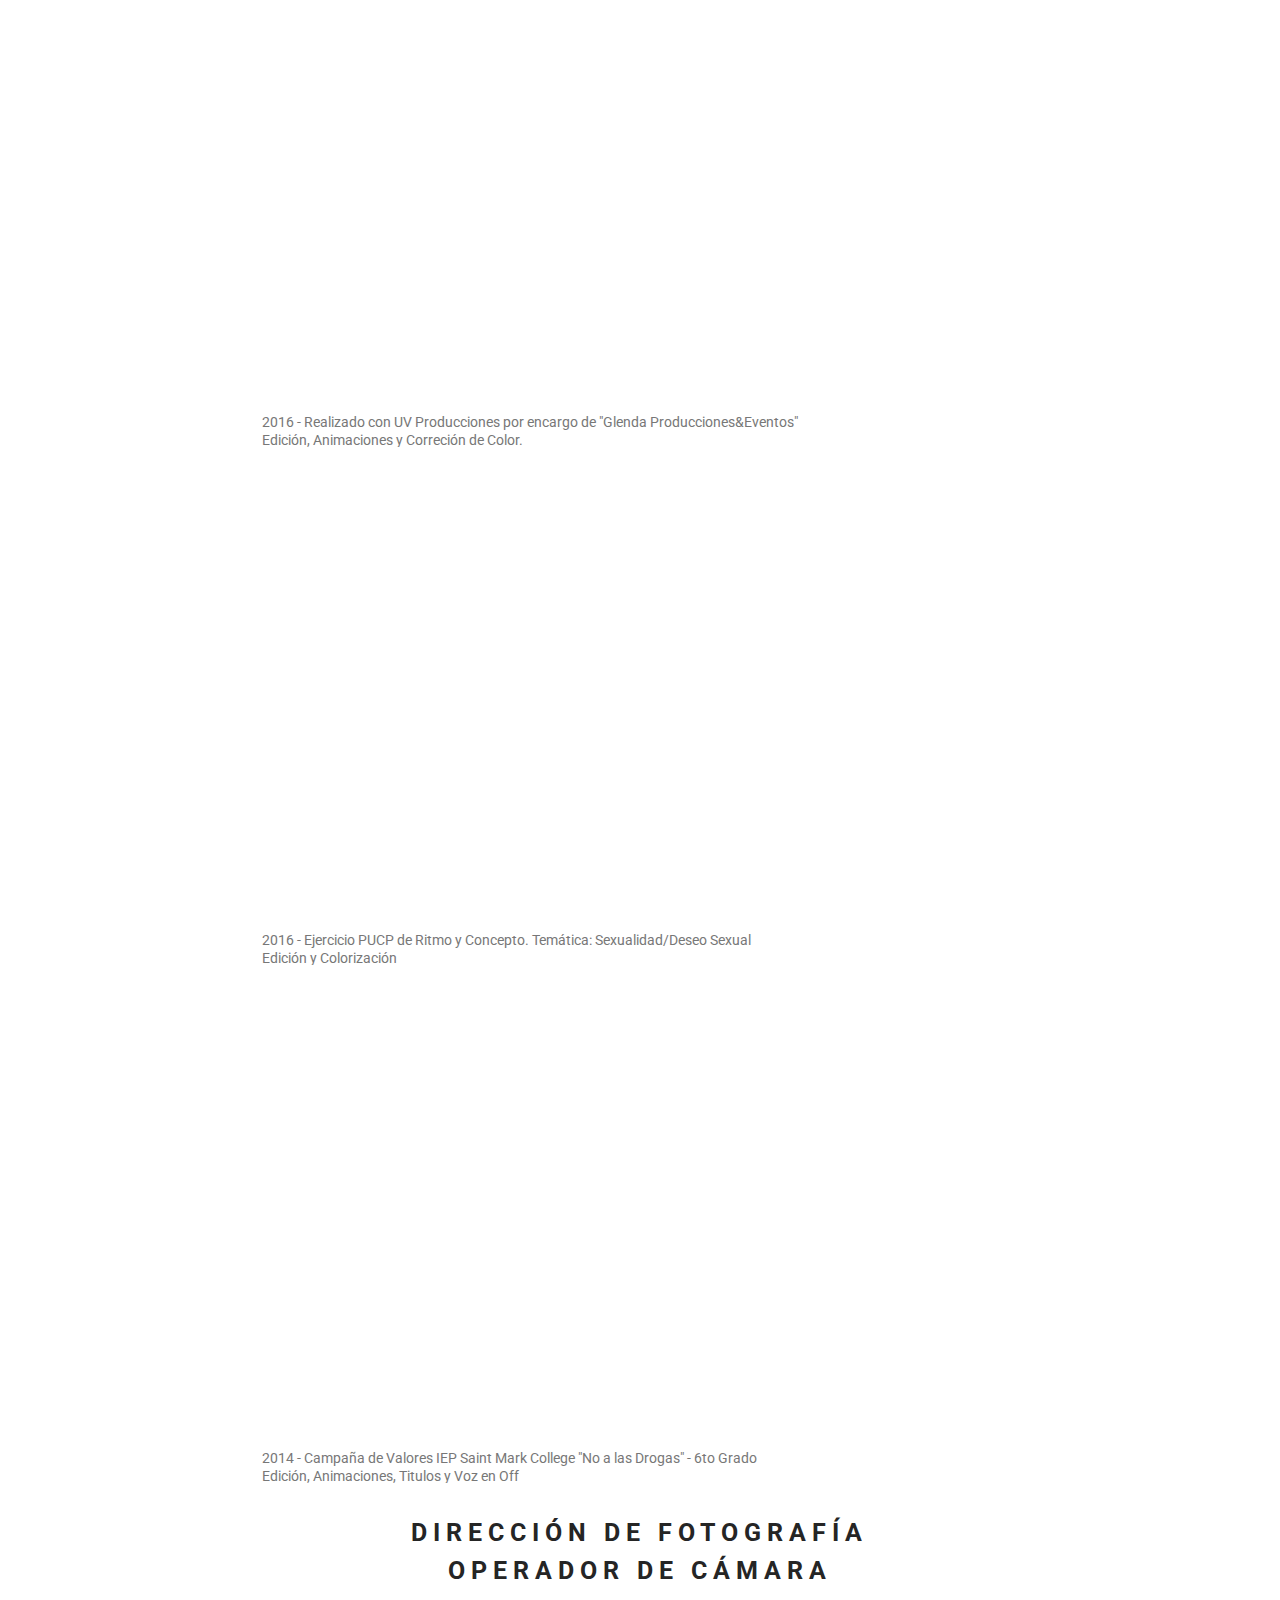
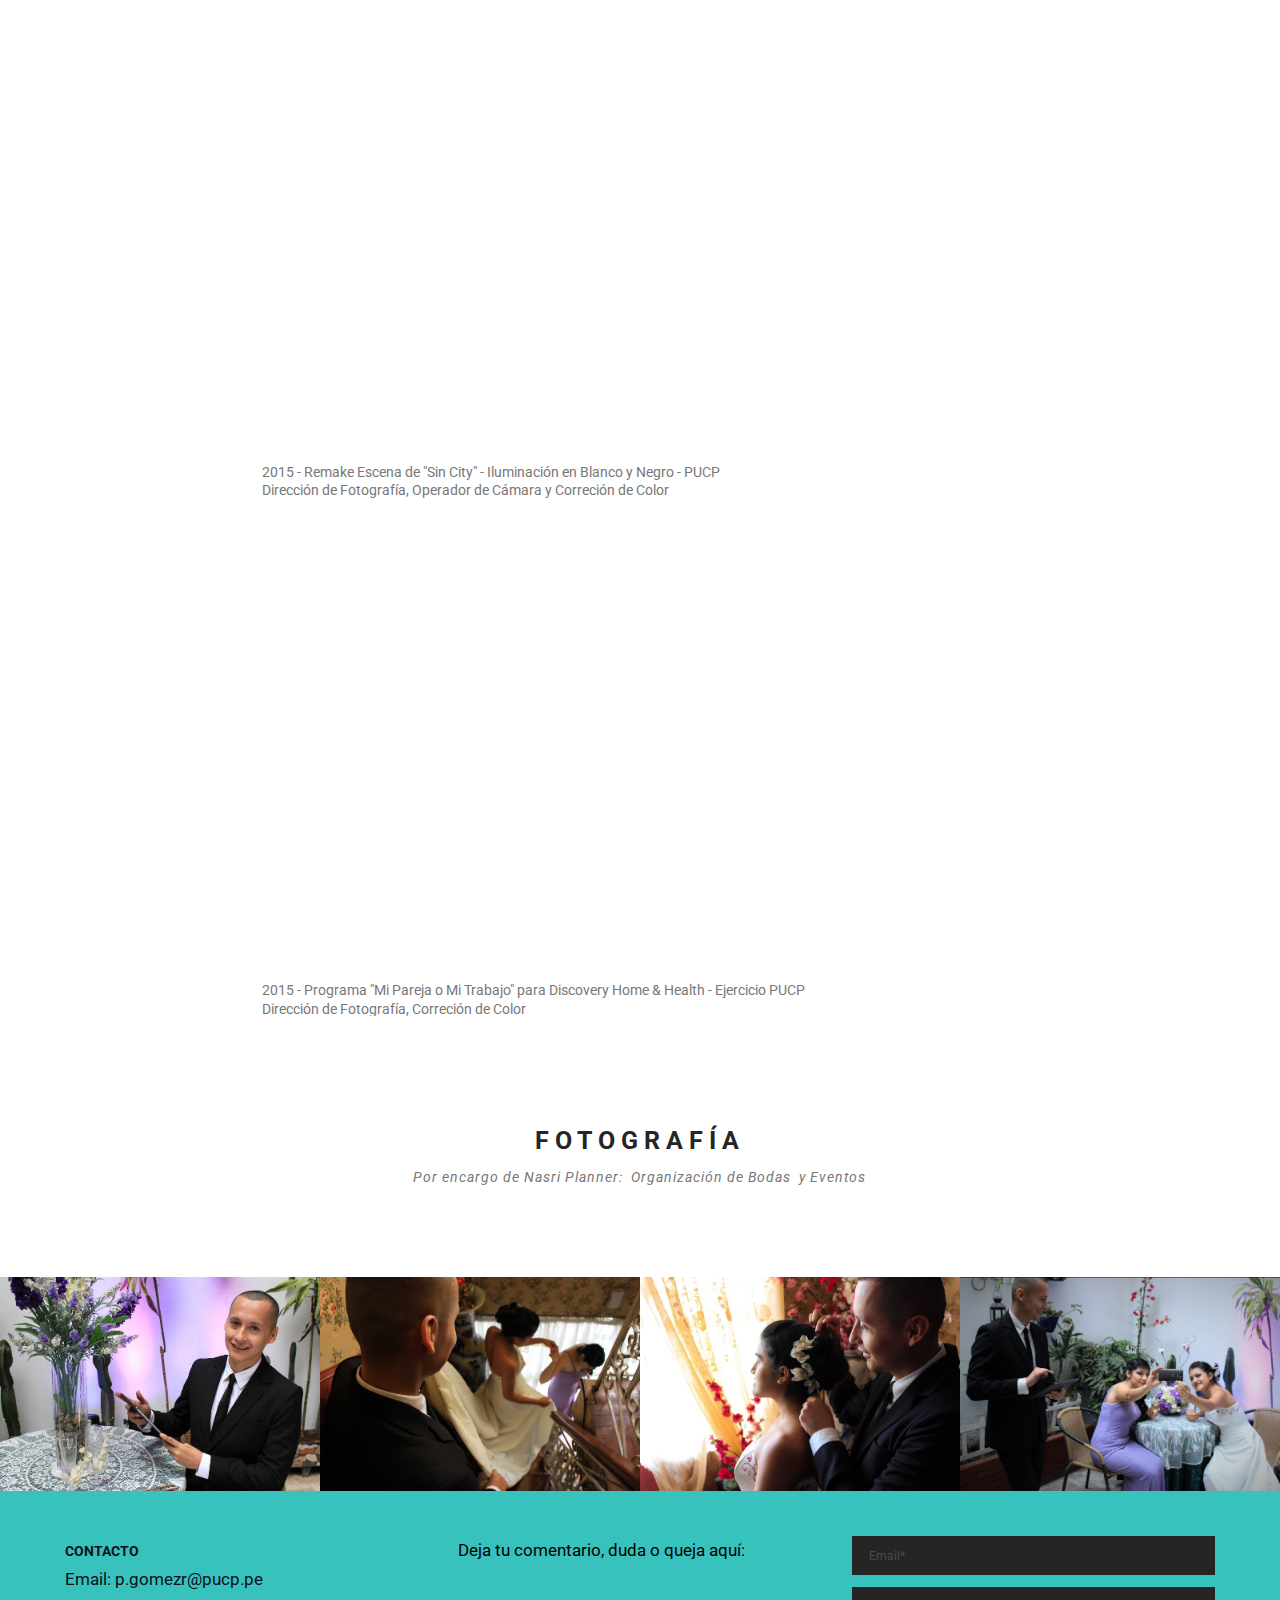
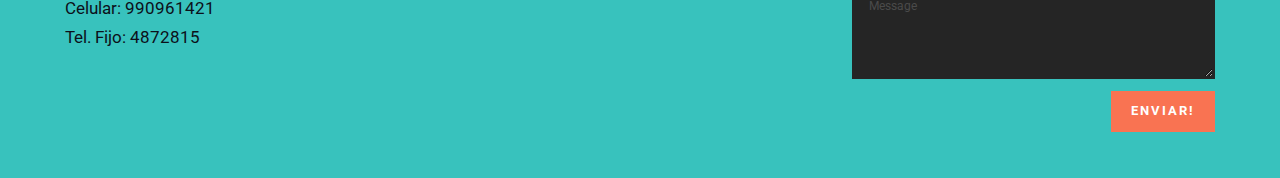
<file: page2.html>
<!DOCTYPE html>
<html>
<head>
  <!-- Site made with Mobirise Website Builder v2.9.6, https://mobirise.com -->
  <meta charset="UTF-8">
  <meta http-equiv="X-UA-Compatible" content="IE=edge">
  <meta name="generator" content="Mobirise v2.9.6, mobirise.com">
  <meta name="viewport" content="width=device-width, initial-scale=1">
  <link rel="shortcut icon" href="assets/images/12736434-10153164804276887-1379086909-n-676x644-91.jpg" type="image/x-icon">
  <meta name="description" content="">
  
  <link rel="stylesheet" href="https://fonts.googleapis.com/css?family=Roboto:700,400&amp;subset=cyrillic,latin,greek,vietnamese">
  <link rel="stylesheet" href="assets/bootstrap/css/bootstrap.min.css">
  <link rel="stylesheet" href="assets/animate.css/animate.min.css">
  <link rel="stylesheet" href="assets/mobirise/css/style.css">
  <link rel="stylesheet" href="assets/mobirise-gallery/style.css">
  <link rel="stylesheet" href="assets/mobirise-slider/style.css">
  <link rel="stylesheet" href="assets/mobirise/css/mbr-additional.css" type="text/css">
  
  
  
</head>
<body>
<section class="engine"><a rel="external" href="https://mobirise.com">Mobirise easy website creator</a></section>
<section class="mbr-box mbr-section mbr-section--relative mbr-section--fixed-size mbr-section--full-height mbr-section--bg-adapted" id="header1-33" style="background-color: rgb(56, 194, 189);">
    <div class="mbr-box__magnet mbr-box__magnet--sm-padding mbr-box__magnet--center-center">
        
        <div class="mbr-box__container mbr-section__container container">
            <div class="mbr-box mbr-box--stretched"><div class="mbr-box__magnet mbr-box__magnet--center-center">
                <div class="row"><div class=" col-sm-8 col-sm-offset-2">
                    <div class="mbr-hero animated fadeInUp">
                        <h1 class="mbr-hero__text">CARPETA DE PROYECTOS<br></h1>
                        <p class="mbr-hero__subtext"><br>En mi vida universitaria y de manera independiente he tenido la oportunidad de realizar distintos proyectos. En cada uno de estos pude desempeñar distintas posiciones durante la realización; entre ellas: Edición y Postproducción, Dirección de Fotografía y Dirección General. Entre otros campos también he realizado Fotografía y Diseño Gráfico.&nbsp;<br></p>
                    </div>
                    <div class="mbr-buttons btn-inverse mbr-buttons--center"><a class="mbr-buttons__btn btn btn-lg btn-danger animated fadeInUp delay" href="page1.html">HOJA DE VIDA</a> <a class="mbr-buttons__btn btn btn-lg animated fadeInUp delay btn-danger" href="index.html">INICIO</a></div>
                </div></div>
            </div></div>
        </div>
        <div class="mbr-arrow mbr-arrow--floating text-center">
            <div class="mbr-section__container container">
                <a class="mbr-arrow__link" href="#header3-18"><i class="glyphicon glyphicon-menu-down"></i></a>
            </div>
        </div>
    </div>
</section>

<section class="mbr-section" id="header3-18">
    <div class="mbr-section__container container mbr-section__container--first">
        <div class="mbr-header mbr-header--wysiwyg row">
            <div class="col-sm-8 col-sm-offset-2">
                <h3 class="mbr-header__text">EDICIÓN Y POST-PRODUCCIÓN</h3>
                
            </div>
        </div>
    </div>
</section>

<section class="mbr-section" id="video2-24">
    <div class="mbr-section__container container mbr-section__container--middle">
        <div class="row">
            <div class="col-sm-8 col-sm-offset-2">
                <figure class="mbr-figure mbr-figure--wysiwyg mbr-figure--full-width mbr-figure--no-bg mbr-figure--caption-outside-bottom">
                    <div><iframe class="mbr-embedded-video" src="https://www.youtube.com/embed/0UEVOU5MT2Q?rel=0&amp;autoplay=0&amp;loop=0" width="1280" height="720" frameborder="0" allowfullscreen></iframe></div>
                    <figcaption class="mbr-figure__caption mbr-figure__caption--no-padding">
                        <small class="mbr-figure__caption-small">2016 - Video Institucional "Club de Bridge PUCP" por UV Producciones<br>Dirección General y Animaciones&nbsp;</small>
                    </figcaption>
                </figure>
            </div>
        </div>
    </div>
</section>

<section class="mbr-section" id="video2-34">
    <div class="mbr-section__container container mbr-section__container--middle">
        <div class="row">
            <div class="col-sm-8 col-sm-offset-2">
                <figure class="mbr-figure mbr-figure--wysiwyg mbr-figure--full-width mbr-figure--no-bg mbr-figure--caption-outside-bottom">
                    <div><iframe class="mbr-embedded-video" src="https://www.youtube.com/embed/p6DQr4Ir8qo?rel=0&amp;autoplay=0&amp;loop=0" width="1280" height="720" frameborder="0" allowfullscreen></iframe></div>
                    <figcaption class="mbr-figure__caption mbr-figure__caption--no-padding">
                        <small class="mbr-figure__caption-small">2016 - Realizado con UV Producciones por encargo de "Glenda Producciones&amp;Eventos"<br>Edición, Animaciones y Correción de Color.</small>
                    </figcaption>
                </figure>
            </div>
        </div>
    </div>
</section>

<section class="mbr-section" id="video2-25">
    <div class="mbr-section__container container mbr-section__container--middle">
        <div class="row">
            <div class="col-sm-8 col-sm-offset-2">
                <figure class="mbr-figure mbr-figure--wysiwyg mbr-figure--full-width mbr-figure--no-bg mbr-figure--caption-outside-bottom">
                    <div><iframe class="mbr-embedded-video" src="https://www.youtube.com/embed/jLfJvmwbJ8g?rel=0&amp;autoplay=0&amp;loop=0" width="1280" height="720" frameborder="0" allowfullscreen></iframe></div>
                    <figcaption class="mbr-figure__caption mbr-figure__caption--no-padding">
                        <small class="mbr-figure__caption-small">2016 - Ejercicio PUCP de Ritmo y Concepto. Temática: Sexualidad/Deseo Sexual<br>Edición y Colorización</small>
                    </figcaption>
                </figure>
            </div>
        </div>
    </div>
</section>

<section class="mbr-section" id="video2-24">
    <div class="mbr-section__container container mbr-section__container--middle">
        <div class="row">
            <div class="col-sm-8 col-sm-offset-2">
                <figure class="mbr-figure mbr-figure--wysiwyg mbr-figure--full-width mbr-figure--no-bg mbr-figure--caption-outside-bottom">
                    <div><iframe class="mbr-embedded-video" src="https://www.youtube.com/embed/qmM3rjZ83Qk?rel=0&amp;autoplay=0&amp;loop=0" width="1280" height="720" frameborder="0" allowfullscreen></iframe></div>
                    <figcaption class="mbr-figure__caption mbr-figure__caption--no-padding">
                        <small class="mbr-figure__caption-small">2014 - Campaña de Valores IEP Saint Mark College "No a las Drogas" - 6to Grado<br>Edición, Animaciones, Titulos y Voz en Off</small>
                    </figcaption>
                </figure>
            </div>
        </div>
    </div>
</section>

<section class="mbr-section" id="header3-26">
    <div class="mbr-section__container container mbr-section__container--middle">
        <div class="mbr-header mbr-header--wysiwyg row">
            <div class="col-sm-8 col-sm-offset-2">
                <h3 class="mbr-header__text">DIRECCIÓN DE FOTOGRAFÍA<br>OPERADOR DE CÁMARA</h3>
                
            </div>
        </div>
    </div>
</section>

<section class="mbr-section" id="video2-25">
    <div class="mbr-section__container container mbr-section__container--middle">
        <div class="row">
            <div class="col-sm-8 col-sm-offset-2">
                <figure class="mbr-figure mbr-figure--wysiwyg mbr-figure--full-width mbr-figure--no-bg mbr-figure--caption-outside-bottom">
                    <div><iframe class="mbr-embedded-video" src="https://www.youtube.com/embed/c5jIpDvX5cQ?rel=0&amp;autoplay=0&amp;loop=0" width="1280" height="720" frameborder="0" allowfullscreen></iframe></div>
                    <figcaption class="mbr-figure__caption mbr-figure__caption--no-padding">
                        <small class="mbr-figure__caption-small">2015 - Remake Escena de "Sin City" - Iluminación en Blanco y Negro - PUCP<br>Dirección de Fotografía, Operador de Cámara y Correción de Color</small>
                    </figcaption>
                </figure>
            </div>
        </div>
    </div>
</section>

<section class="mbr-section" id="video2-28">
    <div class="mbr-section__container container mbr-section__container--middle">
        <div class="row">
            <div class="col-sm-8 col-sm-offset-2">
                <figure class="mbr-figure mbr-figure--wysiwyg mbr-figure--full-width mbr-figure--no-bg mbr-figure--caption-outside-bottom">
                    <div><iframe class="mbr-embedded-video" src="https://www.youtube.com/embed/2jBl8NtcyNc?rel=0&amp;autoplay=0&amp;loop=0" width="1280" height="720" frameborder="0" allowfullscreen></iframe></div>
                    <figcaption class="mbr-figure__caption mbr-figure__caption--no-padding">
                        <small class="mbr-figure__caption-small">2015 - Programa "Mi Pareja o Mi Trabajo" para Discovery Home &amp; Health - Ejercicio PUCP<br>Dirección de Fotografía, Correción de Color</small>
                    </figcaption>
                </figure>
            </div>
        </div>
    </div>
</section>

<section class="mbr-section" id="header3-26">
    <div class="mbr-section__container container mbr-section__container--last">
        <div class="mbr-header mbr-header--wysiwyg row">
            <div class="col-sm-8 col-sm-offset-2">
                <h3 class="mbr-header__text"><br><br>FOTOGRAFÍA<br></h3>
                <p class="mbr-header__subtext">Por encargo de Nasri Planner: &nbsp;Organización de Bodas &nbsp;y Eventos</p>
            </div>
        </div>
    </div>
</section>

<section class="mbr-gallery mbr-section mbr-section--no-padding" id="gallery1-25" style="background-color: rgb(239, 239, 239);">
    <!-- Gallery -->
    <div class=" mbr-gallery-layout-default">
        <div>
            <div class="row mbr-gallery-row no-gutter">
                <div class="col-lg-3 col-md-4 col-sm-6 col-xs-12 mbr-gallery-item">
                    <a href="#lb-gallery1-25" data-slide-to="0" data-toggle="modal">
                        <img alt="" src="assets/images/img-0493-5184x3456-43-2000x1333-97.jpg">
                        <span class="icon glyphicon glyphicon-zoom-in"></span>
                    </a>
                </div><div class="col-lg-3 col-md-4 col-sm-6 col-xs-12 mbr-gallery-item">
                    <a href="#lb-gallery1-25" data-slide-to="1" data-toggle="modal">
                        <img alt="" src="assets/images/img-0680-5184x3456-77-2000x1333-17.jpg">
                        <span class="icon glyphicon glyphicon-zoom-in"></span>
                    </a>
                </div><div class="col-lg-3 col-md-4 col-sm-6 col-xs-12 mbr-gallery-item">
                    <a href="#lb-gallery1-25" data-slide-to="2" data-toggle="modal">
                        <img alt="" src="assets/images/img-0606-5184x3456-62-2000x1333-99.jpg">
                        <span class="icon glyphicon glyphicon-zoom-in"></span>
                    </a>
                </div><div class="col-lg-3 col-md-4 col-sm-6 col-xs-12 mbr-gallery-item">
                    <a href="#lb-gallery1-25" data-slide-to="3" data-toggle="modal">
                        <img alt="" src="assets/images/captura-1039x695-92-1039x695-72.png">
                        <span class="icon glyphicon glyphicon-zoom-in"></span>
                    </a>
                </div>
            </div>
        </div>
        <div class="clearfix"></div>
    </div>

    <!-- Lightbox -->
    <div data-app-prevent-settings="" class="mbr-slider modal fade carousel slide" tabindex="-1" data-keyboard="true" data-interval="false" id="lb-gallery1-25">
        <div class="modal-dialog">
            <div class="modal-content">
                <div class="modal-body">
                    <ol class="carousel-indicators">
                        <li data-app-prevent-settings="" data-target="#lb-gallery1-25" class=" active" data-slide-to="0"></li><li data-app-prevent-settings="" data-target="#lb-gallery1-25" data-slide-to="1"></li><li data-app-prevent-settings="" data-target="#lb-gallery1-25" data-slide-to="2"></li><li data-app-prevent-settings="" data-target="#lb-gallery1-25" data-slide-to="3"></li>
                    </ol>
                    <div class="carousel-inner">
                        <div class="item active">
                            <img alt="" src="assets/images/img-0493-5184x3456-43.jpg">
                        </div><div class="item">
                            <img alt="" src="assets/images/img-0680-5184x3456-77.jpg">
                        </div><div class="item">
                            <img alt="" src="assets/images/img-0606-5184x3456-62.jpg">
                        </div><div class="item">
                            <img alt="" src="assets/images/captura-1039x695-92.png">
                        </div>
                    </div>
                    <a class="left carousel-control" role="button" data-slide="prev" href="#lb-gallery1-25">
                        <span class="glyphicon glyphicon-menu-left" aria-hidden="true"></span>
                        <span class="sr-only">Previous</span>
                    </a>
                    <a class="right carousel-control" role="button" data-slide="next" href="#lb-gallery1-25">
                        <span class="glyphicon glyphicon-menu-right" aria-hidden="true"></span>
                        <span class="sr-only">Next</span>
                    </a>

                    <a class="close" href="#" role="button" data-dismiss="modal">
                        <span class="glyphicon glyphicon-remove" aria-hidden="true"></span>
                        <span class="sr-only">Close</span>
                    </a>
                </div>
            </div>
        </div>
    </div>
</section>

<section class="mbr-section mbr-section--relative mbr-section--fixed-size" id="contacts3-7" style="background-color: rgb(56, 194, 189);">
    
    <div class="mbr-section__container container">
        <div class="mbr-contacts mbr-contacts--wysiwyg row">
            <div class="col-sm-8">
                <div class="row">
                    <div class="col-sm-6">
                        <p class="mbr-contacts__text"><strong style="font-size: 14px; line-height: 1.7em;">CONTACTO</strong><br>
Email: p.gomezr@pucp.pe<br>Celular: 990961421<br>Tel. Fijo: 4872815</p>
                    </div>
                    <div class="col-sm-6">Deja tu comentario, duda o queja aquí:<br><br><ul class="mbr-contacts__list"></ul></div>
                </div>
            </div>
            <div class="mbr-contacts__column col-sm-4" data-form-type="formoid">
                <div data-form-alert="true">
                    <div class="hide" data-form-alert-success="true">Thanks for filling out form!</div>
                </div>
                <form action="https://mobirise.com/" method="post" data-form-title="MESSAGE">
                    <input type="hidden" value="LrFuPYxJnkaXlsW8T53SfFGIW/LBnkWpFKdaG4Z99fArpAjDB69LmW7iGP+2qIAhRO75D1p/wF56ySncRmtJ3pqXbTQMsWq0+CZCzXWIzBcf1F5BB8cIh9qSowQMhhWI" data-form-email="true">
                    
                    <div class="form-group">
                        <input type="email" class="form-control input-sm input-inverse" name="email" required="" placeholder="Email*" data-form-field="Email">
                    </div>
                    
                    <div class="form-group">
                        <textarea class="form-control input-sm input-inverse" name="message" rows="4" placeholder="Message" data-form-field="Message"></textarea>
                    </div>
                    <div class="mbr-buttons mbr-buttons--right btn-inverse"><button type="submit" class="mbr-buttons__btn btn btn-danger">ENVIAR!</button></div>
                </form>
            </div>
        </div>
    </div>
</section>


  <script src="assets/web/assets/jquery/jquery.min.js"></script>
  <script src="assets/bootstrap/js/bootstrap.min.js"></script>
  <script src="assets/smooth-scroll/SmoothScroll.js"></script>
  <script src="assets/masonry/masonry.pkgd.min.js"></script>
  <script src="assets/imagesloaded/imagesloaded.pkgd.min.js"></script>
  <script src="assets/bootstrap-carousel-swipe/bootstrap-carousel-swipe.js"></script>
  <!--[if lte IE 9]>
    <script src="assets/jquery-placeholder/jquery.placeholder.min.js"></script>
  <![endif]-->
  <script src="assets/mobirise/js/script.js"></script>
  <script src="assets/mobirise-gallery/script.js"></script>
  <script src="assets/formoid/formoid.min.js"></script>
  
  
</body>
</html>
</file>
<file: assets/mobirise/css/mbr-additional.css>
@import url(https://fonts.googleapis.com/css?family=Oxygen:400,300,700);

#header1-10 P {
  text-align: left;
}
#header1-10 .btn {
  font-family: 'Oxygen', sans-serif;
}
#header1-10 H1 {
  color: #3bcec8;
}
#msg-box5-6 .mbr-header__text {
  color: #000000;
}
#msg-box5-6 .mbr-header__subtext {
  color: #ffffff;
}
#msg-box5-6 .mbr-article {
  color: #000000;
}
#msg-box4-6 .mbr-header__text {
  color: #000000;
}
#msg-box4-6 .mbr-header__subtext {
  color: #ffffff;
}
#msg-box4-6 .mbr-article {
  color: #000000;
}
#contacts3-7 P {
  color: #0c101a;
  font-size: 17px;
}
#contacts3-7 DIV {
  font-size: 17px;
  color: #000000;
}
#content5-16 .mbr-header .mbr-header__text {
  text-align: center;
  color: #000000;
  font-size: 46px;
}
#content5-16 .mbr-header .mbr-header__subtext {
  text-align: center;
  color: #fff;
}
#content5-16 .mbr-article {
  color: #fff;
}
#content5-16 .mbr-article P {
  text-align: center;
  color: #252525;
}
#content4-12 P {
  color: #000000;
}
#content4-12 .mbr-section-title .mbr-header__text {
  color: #000000;
  font-size: 25px;
}
#content4-12 .mbr-section__col .mbr-header__text {
  color: #000000;
}
#features1-14 P {
  color: #000000;
}
#features1-14 .mbr-section-title .mbr-header__text {
  color: #000000;
}
#features1-14 .mbr-section__col .mbr-header__text {
  color: #000000;
}
#features1-16 P {
  color: #000000;
}
#header3-17 H3 {
  text-align: center;
}
#header3-17 P {
  text-align: center;
}
#content1-13 P {
  color: #000000;
}
#content1-13 UL {
  color: #000000;
}
#contacts3-7 P {
  color: #0c101a;
  font-size: 17px;
}
#contacts3-7 DIV {
  font-size: 17px;
  color: #000000;
}
#header1-33 H1 {
  font-size: 48px;
  color: #000000;
}
#header1-33 P {
  color: #000000;
}
#header3-18 H3 {
  text-align: center;
}
#header3-26 H3 {
  text-align: center;
}
#header3-26 P {
  text-align: center;
}
#contacts3-7 P {
  color: #0c101a;
  font-size: 17px;
}
#contacts3-7 DIV {
  font-size: 17px;
  color: #000000;
}
</file>
<file: assets/mobirise-gallery/style.css>
/*-------

   Gallery

-------*/
.mbr-gallery .mbr-gallery-item {
    position: relative;
    /*display: inline-block;*/
    padding-bottom: 30px;
}
.mbr-gallery .mbr-gallery-item > a {
    position: relative;
    display: block;
    background: #fff;
    outline: none;
}
.mbr-gallery .mbr-gallery-row {
    margin-bottom: -30px;
}
.mbr-gallery .mbr-gallery-item img {
    width: 100%;
    opacity: 1;
    -webkit-transition: .2s opacity ease-in-out;
    transition: .2s opacity ease-in-out;
}
.mbr-gallery .mbr-gallery-item > a:hover img {
    opacity: 0.9;
}
.mbr-gallery .mbr-gallery-item .icon {
    position: absolute;
    font-size: 30px;
    top: 50%;
    left: 50%;
    color: #fff;
    opacity: 0;
    -webkit-transform: translateX(-50%) translateY(-50%);
    transform: translateX(-50%) translateY(-50%);
    -webkit-transition: .2s opacity ease-in-out;
    transition: .2s opacity ease-in-out;
}
.mbr-gallery .mbr-gallery-item > a:hover .icon {
    opacity: 1;
}

/* remove spacing */
.mbr-gallery .mbr-gallery-row.no-gutter {
    margin: 0;
}
.mbr-gallery .mbr-gallery-row.no-gutter .mbr-gallery-item {
    padding: 0;
}

/* container */
.mbr-gallery .container.mbr-gallery-layout-default {
    padding: 93px 0;
}

/* fix horizontal scrollbar */
.mbr-gallery .mbr-gallery-layout-default,
.mbr-gallery .mbr-gallery-layout-article {
    overflow: hidden;
}

/* article layout */
.mbr-gallery .mbr-gallery-layout-article > div {
    padding-left: 0;
    padding-right: 0;
}


/* lightbox */
.mbr-gallery .modal {
    position: fixed;
    overflow: hidden;
    padding-right: 0 !important;
}
.mbr-gallery .modal-body {
    padding: 0;
}
.mbr-gallery .modal-body img {
    width: 100%;
}
.mbr-gallery .modal .close {
    position: absolute;
    background-image: none;
    font-size: 20px;
    width: 54px;
    height: 54px;
    top: 20px;
    right: 20px;
    line-height: 54px;
    opacity: 1;
    color: #fff;
    border: 2px solid #fff;
    text-align: center;
    text-shadow: none;
    z-index: 5;
    -webkit-transition: all 0.2s ease-in-out 0s;
    -o-transition: all 0.2s ease-in-out 0s;
    transition: all 0.2s ease-in-out 0s;
}
.mbr-gallery .modal .close:hover {
    background: #fff;
    color: #000;
}

/* modal back color opacity */
.modal-backdrop.in {
    opacity: 0.8;
    filter: alpha(opacity=80);
}

@media (max-width: 768px) {
    .mbr-gallery .modal-dialog {
        margin: 10px auto;
    }

    .mbr-gallery .carousel-indicators,
    .mbr-gallery .carousel-control,
    .mbr-gallery .modal .close {
        position: fixed;
    }
}

/* fix fade in effect */
.mbr-gallery .modal.fade .modal-dialog {
    margin-top: -100px;
    -webkit-transition: margin-top 0.3s ease-out;
    -moz-transition: margin-top 0.3s ease-out;
    -o-transition: margin-top 0.3s ease-out;
    transition: margin-top 0.3s ease-out;
}
.mbr-gallery .modal.in .modal-dialog,
.mbr-gallery .modal.fade .modal-dialog {
    -webkit-transform: none;
    -ms-transform: none;
    -o-transform: none;
    transform: none;
}
.mbr-gallery .modal.in .modal-dialog {
    margin-top: 30px;
}
</file>
<file: assets/mobirise-slider/style.css>
/*-------

   Slider

-------*/
.mbr-slider .carousel-inner > .active,
.mbr-slider .carousel-inner > .next,
.mbr-slider .carousel-inner > .prev {
	display: table;
}
.mbr-slider .carousel-control {
    background-image: none;
    width: 54px;
    height: 54px;
    top: 50%;
    margin-top: -27px;
    line-height: 54px;
    border: 2px solid #fff;
    opacity: 1;
    text-shadow: none;
    z-index: 5;
    -webkit-transition: all 0.2s ease-in-out 0s;
    -o-transition: all 0.2s ease-in-out 0s;
    transition: all 0.2s ease-in-out 0s;
}
.mbr-slider .carousel-control.left {
	margin-left: 20px;
}
.mbr-slider .carousel-control.right {
	margin-right: 20px;
}
.mbr-slider .carousel-control:hover {
	background: #fff;
	color: #000;
}
.mbr-slider .carousel-indicators {
    bottom: 20px;
}
.mbr-slider .carousel-indicators li,
.mbr-slider .carousel-indicators .active {
    width: 15px;
    height: 15px;
    margin: 3px;
    border: 2px solid #ffffff;
}

@media (max-width: 767px) {
    .mbr-slider .carousel-control {
        top: auto;
        bottom: 20px;
    }
}
.mbr-slider .mbr-overlay {
    z-index: 0;
    opacity:0.5;
}
/* boxed model */
.mbr-slider > .boxed-slider {
    position: relative;
    padding: 93px 0;
}
.mbr-slider > .container .carousel-indicators {
    margin-bottom: 93px;
}
@media (max-width: 767px) {
    .mbr-slider > .container .carousel-control {
        margin-bottom: 93px;
    }
}
.mbr-slider > .container img {
    width: 100%;
}
.mbr-slider > .container img + .row {
    position: absolute;
    top: 50%;
    left: 0;
    right: 0;
    margin-left: 0;
    margin-right: 0;
    -webkit-transform: translateY(-50%);
    -moz-transform: translateY(-50%);
    transform: translateY(-50%);
}
.mbr-slider .mbr-section {
    padding-left: 0;
    padding-right: 0;
}

/* article layout */
.mbr-slider .article-slider > div {
    padding-left: 0;
    padding-right: 0;
}
.mbr-slider > .container.article-slider .carousel-indicators {
    margin-bottom: 0;
}
</file>
<file: assets/mobirise/css/style.css>
.is-builder .animated {
  -webkit-animation-name: none !important;
  animation-name: none !important;
}
html {
  position: relative;
  min-height: 100%;
}
.mbr-embedded-video {
  position: relative;
}
.mbr-background-video,
.mbr-background-video-preview {
  bottom: 0;
  left: 0;
  overflow: hidden;
  position: absolute;
  right: 0;
  top: 0;
}
.mbr-parallax-background,
.mbr-background {
  background-attachment: fixed !important;
  background-position: 50% 0;
  background-repeat: no-repeat;
  background-size: cover !important;
}
.mbr-hidden-scrollbar .mbr-parallax-background {
  background-size: auto 130%;
}
.mobile .mbr-parallax-background {
  background-attachment: scroll !important;
}
.mbr-background {
  background-attachment: scroll !important;
}
.mbr-navbar {
  position: relative;
  width: 100%;
}
.mbr-navbar:before {
  content: "";
  display: block;
}
.mbr-navbar__brand-link:after,
.mbr-navbar__brand-img {
  max-height: 74px;
}
.mbr-navbar:before,
.mbr-navbar__container {
  height: 98px;
}
.mbr-navbar--ss .mbr-navbar__brand-link:after,
.mbr-navbar--ss .mbr-navbar__brand-img {
  height: 74px;
}
.mbr-navbar--ss:before,
.mbr-navbar--ss .mbr-navbar__container {
  height: 98px;
}
.mbr-navbar--xs .mbr-navbar__brand-link:after,
.mbr-navbar--xs .mbr-navbar__brand-img {
  height: 32px;
}
.mbr-navbar--xs:before,
.mbr-navbar--xs .mbr-navbar__container {
  height: 56px;
}
.mbr-navbar--s .mbr-navbar__brand-link:after,
.mbr-navbar--s .mbr-navbar__brand-img {
  height: 48px;
}
.mbr-navbar--s:before,
.mbr-navbar--s .mbr-navbar__container {
  height: 72px;
}
.mbr-navbar--m .mbr-navbar__brand-link:after,
.mbr-navbar--m .mbr-navbar__brand-img {
  height: 64px;
}
.mbr-navbar--m:before,
.mbr-navbar--m .mbr-navbar__container {
  height: 88px;
}
.mbr-navbar--l .mbr-navbar__brand-link:after,
.mbr-navbar--l .mbr-navbar__brand-img {
  height: 96px;
}
.mbr-navbar--l:before,
.mbr-navbar--l .mbr-navbar__container {
  height: 120px;
}
.mbr-navbar--xl .mbr-navbar__brand-link:after,
.mbr-navbar--xl .mbr-navbar__brand-img {
  height: 128px;
}
.mbr-navbar--xl:before,
.mbr-navbar--xl .mbr-navbar__container {
  height: 152px;
}
.mbr-navbar--short .mbr-navbar__brand-link:after,
.mbr-navbar--short .mbr-navbar__brand-img {
  height: 40px;
}
.mbr-navbar--short:before,
.mbr-navbar--short .mbr-navbar__container {
  height: 64px;
}
.mbr-navbar--short .mbr-navbar__container {
  padding: 12px 0;
}
@media (max-width: 767px) {
  .mbr-navbar--short .mbr-navbar__brand-link:after,
  .mbr-navbar--short .mbr-navbar__brand-img {
    height: 31px;
  }
  .mbr-navbar--short:before,
  .mbr-navbar--short .mbr-navbar__container {
    height: 45px;
  }
  .mbr-navbar--short .mbr-navbar__container {
    padding: 7px 0;
  }
}
.mbr-navbar__brand-img {
  position: relative;
}
.mbr-navbar__brand-img,
.mbr-navbar__container,
.mbr-navbar__section {
  -webkit-transition: all 300ms ease-in-out 0s;
  -o-transition: all 300ms ease-in-out 0s;
  transition: all 300ms ease-in-out 0s;
}
.mbr-navbar__section {
  background: #2c2c2c;
  height: auto;
  position: absolute;
  top: 0;
  width: 100%;
  z-index: 1000;
}
.mbr-navbar__container {
  display: table;
  padding: 12px 0;
  width: 100%;
}
.mbr-navbar__menu-box {
  display: table;
  width: 100%;
}
.mbr-navbar__menu-box--inline-left,
.mbr-navbar__menu-box--inline-center,
.mbr-navbar__menu-box--inline-right {
  display: block;
  text-align: left;
}
.mbr-navbar__menu-box--inline-center {
  text-align: center;
}
.mbr-navbar__menu-box--inline-right {
  text-align: right;
}
.mbr-navbar__column {
  display: table-cell;
  vertical-align: middle;
}
.mbr-navbar__column--xxs {
  width: 1%;
}
.mbr-navbar__column--xs {
  width: 10%;
}
.mbr-navbar__column--s {
  width: 20%;
}
.mbr-navbar__column--m {
  width: 30%;
}
.mbr-navbar__column--l {
  width: 40%;
}
.mbr-navbar__column--xl {
  width: 50%;
}
.mbr-navbar__menu-box--inline-left .mbr-navbar__column,
.mbr-navbar__menu-box--inline-center .mbr-navbar__column,
.mbr-navbar__menu-box--inline-right .mbr-navbar__column {
  display: inline-block;
}
.mbr-navbar__items {
  float: left;
  padding-left: 0px;
  position: relative;
  left: -20px;
}
.mbr-navbar__items--right {
  float: right;
  left: 0;
}
.mbr-navbar__item {
  display: block;
  float: left;
  position: relative;
}
.mbr-navbar__hamburger {
  display: none;
  margin-top: -11px;
  position: absolute;
  right: 0;
  top: 50%;
  z-index: 10000;
}
.mbr-navbar--collapsed .mbr-navbar__container {
  position: relative;
}
.mbr-navbar--collapsed .mbr-navbar__column {
  display: block;
  width: 100%;
}
.mbr-navbar--collapsed .mbr-navbar__items--right {
  padding-top: 13px;
}
.mbr-navbar--collapsed .mbr-navbar__menu {
  background: rgba(0, 0, 0, 0.9);
  display: none;
  height: 100%;
  left: 0;
  position: fixed;
  top: 0;
  width: 100%;
  z-index: 9999;
}
.mbr-navbar--collapsed .mbr-navbar__menu-box {
  display: table-cell;
  vertical-align: middle;
}
.mbr-navbar--collapsed .mbr-navbar__items {
  float: none;
}
.mbr-navbar--collapsed .mbr-navbar__item {
  float: none;
}
.mbr-navbar--collapsed .mbr-navbar__hamburger {
  display: block;
}
.mbr-navbar--collapsed.mbr-navbar--open .mbr-navbar__menu {
  display: table;
}
.mbr-navbar--collapsed.mbr-navbar--open:not(.mbr-navbar--sticky) .mbr-navbar__section {
  background: none;
  position: fixed;
}
.mbr-navbar--collapsed.mbr-navbar--open .mbr-navbar__brand {
  visibility: hidden;
}
.mbr-navbar--collapsed.mbr-navbar--sticky.mbr-navbar--open .mbr-navbar__brand {
  visibility: visible;
}
.mbr-navbar--collapsed.mbr-navbar--open .mbr-navbar__brand-img,
.mbr-navbar--collapsed.mbr-navbar--open .mbr-navbar__container {
  -webkit-transition: none;
  -o-transition: none;
  transition: none;
}
.mbr-navbar--freeze.mbr-navbar--collapsed.mbr-navbar--open .mbr-navbar__hamburger,
.mbr-navbar--freeze.mbr-navbar--collapsed.mbr-navbar--open .mbr-navbar__hamburger:hover {
  color: #fff !important;
}
.mbr-navbar--sticky .mbr-navbar__section {
  position: fixed;
}
.mbr-navbar--absolute {
  position: absolute;
}
.mbr-navbar--transparent .mbr-navbar__section {
  background: none;
}
.mbr-navbar--stuck .mbr-navbar__section,
.mbr-navbar--relative .mbr-navbar__section {
  background: #2c2c2c;
}
@media (max-width: 991px) {
  .mbr-navbar--auto-collapse .mbr-navbar__container {
    position: relative;
  }
  .mbr-navbar--auto-collapse .mbr-navbar__column {
    display: block;
    width: 100%;
  }
  .mbr-navbar--auto-collapse .mbr-navbar__items--right {
    padding-top: 13px;
  }
  .mbr-navbar--auto-collapse .mbr-navbar__menu {
    background: rgba(0, 0, 0, 0.9);
    display: none;
    height: 100%;
    left: 0;
    position: fixed;
    top: 0;
    width: 100%;
    z-index: 9999;
  }
  .mbr-navbar--auto-collapse .mbr-navbar__menu-box {
    display: table-cell;
    vertical-align: middle;
  }
  .mbr-navbar--auto-collapse .mbr-navbar__items {
    float: none;
  }
  .mbr-navbar--auto-collapse .mbr-navbar__item {
    float: none;
  }
  .mbr-navbar--auto-collapse .mbr-navbar__hamburger {
    display: block;
  }
  .mbr-navbar--auto-collapse.mbr-navbar--open .mbr-navbar__menu {
    display: table;
  }
  .mbr-navbar--auto-collapse.mbr-navbar--open:not(.mbr-navbar--sticky) .mbr-navbar__section {
    background: none;
    position: fixed;
  }
  .mbr-navbar--auto-collapse.mbr-navbar--open .mbr-navbar__brand {
    visibility: hidden;
  }
  .mbr-navbar--auto-collapse.mbr-navbar--sticky.mbr-navbar--open .mbr-navbar__brand {
    visibility: visible;
  }
  .mbr-navbar--auto-collapse.mbr-navbar--open .mbr-navbar__brand-img,
  .mbr-navbar--auto-collapse.mbr-navbar--open .mbr-navbar__container {
    -webkit-transition: none;
    -o-transition: none;
    transition: none;
  }
}
.mbr-after-navbar:before {
  content: "";
  display: block;
  height: 98px;
}
.mbr-hamburger {
  cursor: pointer;
  height: 23px;
  width: 30px;
}
.mbr-hamburger:focus {
  outline: none;
}
.mbr-hamburger__line,
.mbr-hamburger__line:before,
.mbr-hamburger__line:after {
  content: "";
  position: absolute;
  display: block;
  height: 1px;
  cursor: pointer;
}
.mbr-hamburger__line,
.mbr-hamburger__line:before,
.mbr-hamburger__line:after {
  width: 30px;
  border-bottom: 5px solid;
  top: 9px;
}
.mbr-hamburger__line:before {
  top: -9px;
}
.mbr-hamburger__line:after {
  top: 9px;
}
.mbr-hamburger__line,
.mbr-hamburger__line:before,
.mbr-hamburger__line:after {
  -webkit-transition: all 300ms ease-in-out;
  transition: all 300ms ease-in-out;
}
.mbr-hamburger--open .mbr-hamburger__line {
  border-color: transparent;
}
.mbr-hamburger--open .mbr-hamburger__line:before,
.mbr-hamburger--open .mbr-hamburger__line:after {
  top: 0;
}
.mbr-hamburger--open .mbr-hamburger__line:before {
  -ms-transform: rotate(45deg);
  -webkit-transform: rotate(45deg);
  transform: rotate(45deg);
}
.mbr-hamburger--open .mbr-hamburger__line:after {
  top: 10px;
  -ms-transform: translatey(-10px) rotate(-45deg);
  -webkit-transform: translatey(-10px) rotate(-45deg);
  transform: translatey(-10px) rotate(-45deg);
}
@media (max-width: 767px) {
  .mbr-hamburger {
    height: 23px;
    width: 27px;
  }
  .mbr-hamburger__line,
  .mbr-hamburger__line:before,
  .mbr-hamburger__line:after {
    width: 27px;
    border-bottom: 4px solid;
    top: 9px;
  }
  .mbr-hamburger__line:before {
    top: -9px;
  }
  .mbr-hamburger__line:after {
    top: 9px;
  }
}
.mbr-brand {
  display: block;
  float: left;
  position: relative;
}
.mbr-brand,
.mbr-brand:hover {
  text-decoration: none;
}
.mbr-brand__name {
  display: block;
  font-weight: bold;
  margin-top: 5px;
  text-align: center;
}
.mbr-brand__name,
.mbr-brand__name:hover {
  text-decoration: none;
}
.mbr-brand--inline {
  display: table;
}
.mbr-brand--inline:after {
  content: "";
  display: table-cell;
  width: 1px;
}
.mbr-brand--inline .mbr-brand__logo,
.mbr-brand--inline .mbr-brand__name {
  display: table-cell;
  vertical-align: middle;
}
.mbr-brand--inline .mbr-brand__logo {
  padding-right: 10px;
}
.mbr-brand--inline .mbr-brand__name {
  margin: 0;
  text-align: left;
}
.mbr-form {
  display: table;
  margin-top: -13px;
  position: relative;
  top: 14px;
  width: 100%;
}
.mbr-form__left,
.mbr-form__right {
  display: table-cell;
  vertical-align: top;
}
.mbr-form__left {
  padding-right: 3px;
}
.mbr-form__right {
  width: 1px;
}
@media (max-width: 530px) {
  .mbr-form {
    display: block;
    margin-top: -27px;
    position: relative;
    top: 26px;
  }
  .mbr-form__left,
  .mbr-form__right {
    display: block;
  }
  .mbr-form__left {
    margin-bottom: 12px;
    padding-right: 0;
  }
  .mbr-form__right {
    width: 100%;
  }
}
.mbr-section {
  padding: 0 20px;
}
.mbr-section--no-padding {
  padding: 0;
}
.mbr-section--relative {
  position: relative;
}
.mbr-section--fixed-size {
  overflow: hidden;
}
.mbr-section--full-height {
  height: 100vh;
}
.mbr-section--full-height.mbr-after-navbar:before {
  display: none;
}
.mbr-section--bg-adapted {
  background-attachment: scroll;
  background-position: 50% 0;
  background-repeat: no-repeat;
  background-size: cover;
}
.mbr-section--gray {
  background-color: #444444;
}
.mbr-section--light-gray {
  background-color: #f0f0f0;
}
.mbr-section--dark-gray {
  background-color: #3c3c3c;
}
.mbr-section__container {
  padding: 0;
  position: relative;
  z-index: 3;
}
.mbr-section__container--center {
  text-align: center;
}
.mbr-section__container--std-padding {
  padding: 93px 0;
}
.mbr-section__container--std-top-padding {
  padding-top: 93px;
}
.mbr-section__container--std-bot-padding {
  padding-bottom: 93px;
}
.mbr-section__container--sm-padding {
  padding: 41px 0;
}
.mbr-section__container--sm-top-padding {
  padding-top: 41px;
}
.mbr-section__container--sm-bot-padding {
  padding-bottom: 41px;
}
.mbr-section__container--isolated {
  padding-bottom: 93px;
  padding-top: 93px;
}
.mbr-section__container--first {
  padding-top: 93px;
  padding-bottom: 41px;
}
.mbr-section__container--middle {
  padding-bottom: 41px;
}
.mbr-section__container--last {
  padding-bottom: 93px;
}
.mbr-section__row {
  margin-left: -24px;
  margin-right: -24px;
}
.mbr-section__col {
  overflow: hidden;
  padding-left: 24px;
  padding-right: 24px;
}
.mbr-section__left {
  padding-right: 40px;
}
.mbr-section__right {
  padding-left: 15px;
}
.mbr-section__header {
  line-height: 1.5em;
  margin: -10px 0 0;
  text-align: center;
}
@media (min-width: 768px) {
  .mbr-section--short-paddings .mbr-section__container--std-padding {
    padding: 59px 0;
  }
  .mbr-section--short-paddings .mbr-section__container--std-top-padding {
    padding-top: 59px;
  }
  .mbr-section--short-paddings .mbr-section__container--std-bot-padding {
    padding-bottom: 59px;
  }
  .mbr-section--short-paddings .mbr-section__container--sm-padding {
    padding: 41px 0;
  }
  .mbr-section--short-paddings .mbr-section__container--sm-top-padding {
    padding-top: 41px;
  }
  .mbr-section--short-paddings .mbr-section__container--sm-bot-padding {
    padding-bottom: 41px;
  }
  .mbr-section--short-paddings .mbr-section__container--isolated {
    padding-bottom: 59px;
    padding-top: 59px;
  }
  .mbr-section--short-paddings .mbr-section__container--first {
    padding-top: 59px;
    padding-bottom: 41px;
  }
  .mbr-section--short-paddings .mbr-section__container--middle {
    padding-bottom: 41px;
  }
  .mbr-section--short-paddings .mbr-section__container--last {
    padding-bottom: 59px;
  }
}
@media (max-width: 767px) {
  .mbr-section__left {
    padding-right: 15px;
  }
  .mbr-section__right {
    padding-left: 15px;
    padding-top: 51px;
  }
}
.mbr-arrow {
  bottom: 71px;
  left: 0;
  line-height: 1px;
  padding: 0 20px;
  position: absolute;
  width: 100%;
  z-index: 3;
}
.mbr-arrow__link {
  display: inline-block;
  font-size: 26px;
}
.mbr-arrow__link,
.mbr-arrow__link:hover,
.mbr-arrow__link:focus {
  color: #fff;
}
.mbr-arrow--floating .mbr-arrow__link {
  -webkit-animation: floating-arrow 1.6s infinite ease-in-out 0s;
  -o-animation: floating-arrow 1.6s infinite ease-in-out 0s;
  animation: floating-arrow 1.6s infinite ease-in-out 0s;
}
@-webkit-keyframes floating-arrow {
  from {
    -webkit-transform: translateY(0);
    transform: translateY(0);
  }
  65% {
    -webkit-transform: translateY(11px);
    transform: translateY(11px);
  }
  to {
    -webkit-transform: translateY(0);
    transform: translateY(0);
  }
}
@-o-keyframes floating-arrow {
  from {
    -webkit-transform: translateY(0);
    transform: translateY(0);
  }
  65% {
    -webkit-transform: translateY(11px);
    transform: translateY(11px);
  }
  to {
    -webkit-transform: translateY(0);
    transform: translateY(0);
  }
}
@keyframes floating-arrow {
  from {
    -webkit-transform: translateY(0);
    transform: translateY(0);
  }
  65% {
    -webkit-transform: translateY(11px);
    transform: translateY(11px);
  }
  to {
    -webkit-transform: translateY(0);
    transform: translateY(0);
  }
}
.mbr-arrow--dark .mbr-arrow__link,
.mbr-arrow--dark .mbr-arrow__link:hover,
.mbr-arrow--dark .mbr-arrow__link:focus {
  color: #252525;
}
@media (max-width: 767px) {
  .mbr-arrow {
    bottom: 41px;
  }
}
@media (max-width: 320px) {
  .mbr-arrow {
    bottom: 21px;
    text-align: center;
  }
}
@media all and (device-width: 320px) and (device-height: 568px) and (orientation: portrait) {
  .mbr-arrow {
    bottom: 31px;
  }
}
.mbr-box {
  display: table;
  width: 100%;
}
.mbr-box--fixed {
  table-layout: fixed;
}
.mbr-box--stretched {
  height: 100%;
}
.mbr-box__magnet {
  display: table-cell;
  float: none;
  height: 100%;
  margin-bottom: 0;
  margin-top: 0;
  text-align: center;
  vertical-align: middle;
}
.mbr-box__magnet--sm-padding {
  padding: 41px 0;
}
.mbr-box__magnet--top-left,
.mbr-box__magnet--top-center,
.mbr-box__magnet--top-right {
  vertical-align: top;
}
.mbr-box__magnet--bottom-left,
.mbr-box__magnet--bottom-center,
.mbr-box__magnet--bottom-right {
  vertical-align: bottom;
}
.mbr-box__magnet--top-left,
.mbr-box__magnet--center-left,
.mbr-box__magnet--bottom-left {
  text-align: left;
}
.mbr-box__magnet--top-right,
.mbr-box__magnet--center-right,
.mbr-box__magnet--bottom-right {
  text-align: right;
}
.mbr-box__container {
  height: 50%;
}
@media (max-width: 767px) {
  .mbr-box__container {
    height: 100%;
  }
  .mbr-box--adapted {
    display: block;
  }
  .mbr-box--adapted > .mbr-box__magnet {
    display: block;
    height: auto;
  }
}
.mbr-overlay {
  background: #222;
  bottom: 0;
  left: 0;
  position: absolute;
  right: 0;
  top: 0;
  z-index: 2;
}
.mbr-google-map__marker {
  color: #252525;
  display: none;
  margin: 0;
}
.mbr-google-map--loaded .mbr-google-map__marker {
  display: block;
}
.mbr-hero {
  color: #fff;
  position: relative;
}
.mbr-hero__text {
  font-size: 46px;
  font-weight: bold;
  left: -2px;
  letter-spacing: 2px;
  line-height: 50px;
  margin: -18px 0 1px 0;
  padding-bottom: 41px;
  position: relative;
  top: 8px;
}
.mbr-hero__subtext {
  font-size: 21px;
  line-height: 29px;
  margin: -32px 0 3px 0;
  padding: 0 0 41px 0;
  position: relative;
  top: 6px;
}
.mbr-figure {
  display: inline-block;
  line-height: 1px;
  margin: 0;
  max-width: 100%;
  overflow: hidden;
  position: relative;
}
.mbr-figure--no-bg {
  background: none;
}
.mbr-figure--full-width {
  display: block;
  width: 100%;
}
.mbr-figure.mbr-after-navbar:before {
  display: none;
}
.mbr-figure--full-width iframe,
.mbr-figure--full-width .mbr-figure__img,
.mbr-figure--full-width .mbr-figure__map {
  width: 100%;
}
.mbr-figure iframe,
.mbr-figure__img,
.mbr-figure__map {
  max-width: 100%;
}
.mbr-figure__map {
  height: 400px;
  line-height: 1.3em;
}
.mbr-figure__map--short {
  height: 300px;
}
.mbr-figure__caption {
  background: rgba(0, 0, 0, 0.5);
  bottom: 0;
  color: #fff;
  display: block;
  font-size: 17px;
  left: 0;
  line-height: 1.3em;
  min-height: 53px;
  padding: 17px 20px;
  position: absolute;
  text-align: left;
  width: 100%;
}
.mbr-figure__caption--no-padding {
  padding: 17px 0;
}
.mbr-figure--wysiwyg .mbr-figure__caption a,
.mbr-figure--wysiwyg .mbr-figure__caption a:hover {
  color: inherit;
  text-decoration: underline;
}
.mbr-figure--caption-inside-top .mbr-figure__caption {
  bottom: auto;
  top: 0;
}
.mbr-figure--caption-outside-top .mbr-figure__caption,
.mbr-figure--caption-outside-bottom .mbr-figure__caption {
  background: none;
  position: relative;
}
.mbr-figure--no-bg.mbr-figure--caption-outside-top .mbr-figure__caption,
.mbr-figure--no-bg.mbr-figure--caption-outside-bottom .mbr-figure__caption {
  color: #252525;
}
.mbr-figure--no-bg.mbr-figure--caption-outside-top .mbr-figure__caption {
  margin-top: -3px;
  padding-top: 0;
}
.mbr-figure--no-bg.mbr-figure--caption-outside-bottom .mbr-figure__caption {
  margin-top: -2px;
  padding-bottom: 0;
  top: 2px;
}
.mbr-figure__caption--std-grid {
  background: none;
  z-index: 2;
}
@media (min-width: 768px) {
  .mbr-figure__caption--std-grid {
    width: 715px;
    left: 50%;
    margin-left: -357.5px;
    padding: 17px 0;
  }
}
@media (min-width: 992px) {
  .mbr-figure__caption--std-grid {
    width: 935px;
    margin-left: -467.5px;
  }
}
@media (min-width: 1200px) {
  .mbr-figure__caption--std-grid {
    width: 1150px;
    margin-left: -575px;
  }
}
.mbr-figure__caption--std-grid:before {
  bottom: 0;
  content: "";
  position: absolute;
  top: 0;
  width: 200%;
  z-index: -1;
  margin-left: -50%;
}
.mbr-figure--caption-inside-top .mbr-figure__caption--std-grid:before,
.mbr-figure--caption-inside-bottom .mbr-figure__caption--std-grid:before {
  background: rgba(0, 0, 0, 0.6);
}
.mbr-figure__caption-small {
  color: #ccc;
  display: block;
  font-size: 14px;
  line-height: 1.3em;
}
.mbr-figure--no-bg.mbr-figure--caption-outside-top .mbr-figure__caption-small,
.mbr-figure--no-bg.mbr-figure--caption-outside-bottom .mbr-figure__caption-small {
  color: #777;
}
@media (max-width: 767px) {
  .mbr-figure--adapted {
    display: block;
    width: 100%;
  }
  .mbr-figure--adapted iframe,
  .mbr-figure--adapted .mbr-figure__img,
  .mbr-figure--adapted .mbr-figure__map {
    width: 100%;
  }
  .mbr-figure--caption-inside-top .mbr-figure__caption,
  .mbr-figure--caption-inside-bottom .mbr-figure__caption {
    background: none;
    position: relative;
  }
  .mbr-figure--caption-inside-top .mbr-figure__caption--std-grid:before,
  .mbr-figure--caption-inside-bottom .mbr-figure__caption--std-grid:before {
    display: none;
  }
}
.mbr-reviews {
  list-style: none;
  margin: 0 -15px;
  padding: 3px 0 0 0;
}
.mbr-reviews__item {
  position: relative;
  margin-top: 39px;
}
.mbr-reviews__text {
  background: #fafafa;
  border-radius: 3px;
  border: 1px solid #ededed;
  color: #777;
  font-size: 16px;
  line-height: 26px;
  padding: 20px;
  position: relative;
}
.mbr-reviews__text:before {
  -webkit-transform: rotate(45deg);
  -ms-transform: rotate(45deg);
  -o-transform: rotate(45deg);
  transform: rotate(45deg);
  width: 14px;
  height: 14px;
  background-color: #fafafa;
  border-color: #ededed;
  border-style: none solid solid none;
  border-width: 0 1px 1px 0;
  bottom: -8px;
  content: "";
  display: block;
  left: 50px;
  position: absolute;
}
.mbr-reviews__p {
  margin: 0;
}
.mbr-reviews__author {
  margin-top: 30px;
  padding-left: 102px;
  position: relative;
}
.mbr-reviews__author--short {
  margin-top: 27px;
  padding-left: 32px;
}
.mbr-reviews__author-img {
  width: 50px;
  height: 50px;
  border-radius: 50%;
  left: 33px;
  position: absolute;
  top: 0;
}
.mbr-reviews__author-name {
  color: #777;
  font-size: 14px;
  font-weight: bold;
  position: relative;
  top: -3px;
}
.mbr-reviews__author-bio {
  color: #999;
  font-size: 12px;
}
@media (max-width: 767px) {
  .mbr-reviews__author {
    padding-bottom: 32px;
  }
  .mbr-reviews__author--short {
    padding-bottom: 1px;
  }
}
@media (min-width: 768px) and (max-width: 991px) {
  .mbr-reviews__item:nth-of-type(2n+1) {
    clear: left;
  }
}
@media (min-width: 992px) {
  .mbr-reviews__item:nth-of-type(3n+1) {
    clear: left;
  }
}
@media (max-width: 991px) {
  .mbr-header--reduce .mbr-header__text {
    padding-top: 1em;
    margin-top: -1em;
  }
}
.mbr-header {
  margin-top: -20px;
  padding: 0;
  position: relative;
  text-align: left;
  top: 10px;
}
.mbr-header--std-padding {
  padding-bottom: 41px;
}
.mbr-header--center {
  text-align: center;
}
.mbr-header__text {
  display: block;
  font-size: 25px;
  font-weight: bold;
  letter-spacing: 6px;
  line-height: 1.5em;
  margin: 0;
}
.mbr-header__subtext {
  color: #777;
  font-size: 14px;
  font-style: italic;
  letter-spacing: 1px;
  margin: 8px 0 7px 0;
}
.mbr-header--inline {
  margin-top: 0;
  padding: 41px 0 28px 0;
  top: 0;
}
.mbr-header--inline .mbr-header__text {
  letter-spacing: 4px;
  line-height: 1em;
  margin: 15px 0 0 0;
}
@media (max-width: 767px) {
  .mbr-header--inline {
    padding: 47px 0 38px 0;
  }
  .mbr-header--inline .mbr-header__text {
    display: block;
    margin: 0 0 38px 0;
  }
  .mbr-header--auto-align .mbr-header__text,
  .mbr-header--auto-align .mbr-header__subtext {
    left: 0;
    text-align: center !important;
  }
}
@media (min-width: 768px) {
  .mbr-header--reduce {
    margin-top: -5px;
    top: 2px;
  }
  .mbr-header--reduce .mbr-header__text {
    font-size: 16px;
    letter-spacing: 1px;
    line-height: 1.1em;
    padding-top: 0.4em;
    margin-top: -0.4em;
  }
}
.mbr-social-icons__icon {
  -webkit-transition: all 0.2s ease-in-out 0s;
  -o-transition: all 0.2s ease-in-out 0s;
  transition: all 0.2s ease-in-out 0s;
  color: #fff;
  cursor: pointer;
  display: inline-block;
  font-size: 29px;
  height: 56px;
  line-height: 61px;
  margin: 0 10px 13px 0;
  position: relative;
  text-align: center;
  width: 56px;
}
.mbr-social-icons__icon:hover {
  color: #fff;
}
.mbr-social-icons--style-1 .mbr-social-icons__icon:hover {
  background: #252525 !important;
}
.mbr-contacts {
  color: #9c9c9c;
  font-size: 14px;
  line-height: 1.7em;
  padding: 45px 0 46px;
}
.mbr-contacts__img {
  max-width: 100%;
  margin: 6px 0 5px 40px;
}
.mbr-contacts__img--left {
  margin-left: 0;
}
.mbr-contacts__text {
  margin: 0;
}
.mbr-contacts__header {
  color: #fff;
  font-size: 14px;
  letter-spacing: 1px;
  margin-bottom: 20px;
  margin-top: 3px;
}
.mbr-contacts__list {
  list-style: none;
  margin: 0;
  padding: 0;
}
@media (max-width: 767px) {
  .mbr-contacts__img {
    margin-bottom: 10px;
  }
  .mbr-contacts__header {
    margin-top: 20px;
    margin-bottom: 10px;
  }
  .mbr-contacts__column {
    margin-top: 37px;
  }
}
.mbr-footer {
  color: #9c9c9c;
  font-size: 13px;
  letter-spacing: 1px;
  line-height: 1.5em;
  padding: 37px 0 39px;
  word-spacing: 1px;
}
.mbr-footer__copyright {
  margin: 0;
}
.mbr-buttons {
  margin: -26px 0 13px 0;
  position: relative;
  text-align: left;
  top: 26px;
}
.mbr-buttons__btn,
.mbr-buttons__link {
  margin: 0 10px 13px 0;
}
.mbr-buttons__btn,
.mbr-buttons__link,
.mbr-buttons__btn:hover,
.mbr-buttons__link:hover {
  text-decoration: none;
}
.mbr-buttons--top {
  top: 44px;
  margin-top: -62px;
}
.mbr-buttons--no-offset {
  margin-top: 0;
  top: 0;
}
.mbr-buttons--only-links {
  left: -20px;
}
.mbr-buttons--center {
  left: 5px;
  text-align: center;
}
.mbr-buttons--center.mbr-buttons--only-links {
  left: 0;
}
.mbr-buttons--right {
  text-align: right;
}
.mbr-buttons--right .mbr-buttons__btn,
.mbr-buttons--right .mbr-buttons__link {
  margin: 0 0 13px 10px;
}
.mbr-buttons--right.mbr-buttons--only-links {
  left: 20px;
}
.mbr-buttons--activated {
  left: 5px;
  text-align: center;
}
.mbr-buttons--activated .mbr-buttons__btn,
.mbr-buttons--activated .mbr-buttons__link {
  margin-left: 0;
  margin-right: 0;
}
.mbr-buttons--activated .mbr-buttons__link {
  font-size: 25px;
  padding: 10px 30px 2px;
}
.mbr-buttons--activated .mbr-buttons__btn {
  font-size: 15px;
  margin-top: 9px;
  padding: 15px 30px;
}
.mbr-buttons--freeze.mbr-buttons--activated .mbr-buttons__link {
  font-size: 25px !important;
}
.mbr-buttons--freeze.mbr-buttons--activated .mbr-buttons__link,
.mbr-buttons--freeze.mbr-buttons--activated .mbr-buttons__link:hover {
  color: #fff !important;
}
.mbr-buttons--freeze.mbr-buttons--activated .mbr-buttons__btn {
  font-size: 15px !important;
}
@media (max-width: 991px) {
  .mbr-buttons--active {
    left: 5px;
    text-align: center;
  }
  .mbr-buttons--active .mbr-buttons__btn,
  .mbr-buttons--active .mbr-buttons__link {
    margin-left: 0;
    margin-right: 0;
  }
  .mbr-buttons--active .mbr-buttons__link {
    font-size: 25px;
    padding: 10px 30px 2px;
  }
  .mbr-buttons--active .mbr-buttons__btn {
    font-size: 15px;
    margin-top: 9px;
    padding: 15px 30px;
  }
  .mbr-buttons--freeze.mbr-buttons--active .mbr-buttons__link {
    font-size: 25px !important;
  }
  .mbr-buttons--freeze.mbr-buttons--active .mbr-buttons__link,
  .mbr-buttons--freeze.mbr-buttons--active .mbr-buttons__link:hover {
    color: #fff !important;
  }
  .mbr-buttons--freeze.mbr-buttons--active .mbr-buttons__btn {
    font-size: 15px !important;
  }
}
@media (max-width: 767px) {
  .mbr-buttons--auto-align {
    left: 5px;
    margin-top: -26px;
    text-align: center;
    top: 26px;
  }
  .mbr-buttons--auto-align.mbr-buttons--only-links {
    left: 0;
  }
}
@media (max-width: 530px) {
  .mbr-buttons {
    left: 0;
  }
  .mbr-buttons__btn,
  .mbr-buttons__link,
  .mbr-buttons--right .mbr-buttons__btn,
  .mbr-buttons--right .mbr-buttons__link {
    display: inline-block;
    margin: 0 0 13px 0;
    text-align: center;
    width: 100%;
  }
  .mbr-buttons--activated .mbr-buttons__btn,
  .mbr-buttons--activated .mbr-buttons__link,
  .mbr-buttons--active .mbr-buttons__btn,
  .mbr-buttons--active .mbr-buttons__link {
    width: auto;
  }
  .mbr-buttons--activated .mbr-buttons__btn,
  .mbr-buttons--active .mbr-buttons__btn {
    margin-top: 9px;
  }
}
.mbr-article {
  color: #777;
  font-size: 17px;
  line-height: 27px;
  text-align: left;
  position: relative;
  margin-top: -21px;
  top: 14px;
}
.mbr-article--wysiwyg h1,
.mbr-article--wysiwyg h2,
.mbr-article--wysiwyg h3,
.mbr-article--wysiwyg h4,
.mbr-article--wysiwyg h5,
.mbr-article--wysiwyg h6 {
  color: #252525;
  display: block;
  font-weight: bold;
  line-height: 1.3em;
  text-align: left;
}
.mbr-article--wysiwyg h1 {
  font-size: 27px;
  letter-spacing: 3px;
}
.mbr-article--wysiwyg h2 {
  font-size: 23px;
  letter-spacing: 2px;
}
.mbr-article--wysiwyg h3 {
  font-size: 19px;
  letter-spacing: 1px;
}
.mbr-article--wysiwyg h4 {
  font-size: 14px;
}
.mbr-article--wysiwyg h5 {
  font-size: 11px;
}
.mbr-article--wysiwyg h6 {
  font-size: 10px;
}
.mbr-article--wysiwyg p,
.mbr-article--wysiwyg ul,
.mbr-article--wysiwyg ol,
.mbr-article--wysiwyg blockquote {
  margin: 0 0 10px 0;
}
.mbr-article--wysiwyg blockquote {
  font-size: 17px;
  border-color: #f97352;
}
@media (max-width: 767px) {
  .mbr-article--auto-align.mbr-article--wysiwyg p,
  .mbr-article--auto-align {
    text-align: left !important;
  }
}
.social-likes__counter {
  -webkit-transition: all 0.2s ease-in-out 0s;
  -o-transition: all 0.2s ease-in-out 0s;
  transition: all 0.2s ease-in-out 0s;
  background: #3c3c3c;
  border-radius: 23px;
  font-size: 12px;
  height: 23px;
  line-height: 24px;
  min-width: 23px;
  padding: 0 5px;
  position: absolute;
  right: -7px;
  text-align: center;
  top: -7px;
}
.social-likes__counter_empty {
  display: none;
}
.social-likes_style-1 .social-likes__icon:hover {
  background: #252525 !important;
}
.social-likes_style-1 .social-likes__icon:hover .social-likes__counter {
  background: #f97352;
}
.social-likes_style-2 .social-likes__icon {
  background: #252525;
}
.social-likes_style-2 .social-likes__counter {
  background: #f97352;
}
.social-likes_style-2 .social-likes__icon:hover .social-likes__counter {
  background: #3c3c3c;
}
.mbr-plan {
  padding-bottom: 41px;
  padding-left: 1px;
  padding-right: 0;
  position: relative;
}
.mbr-plan--first,
.mbr-plan:first-child {
  padding-left: 0;
}
.mbr-plan--last,
.mbr-plan:last-child {
  padding-bottom: 93px;
}
.mbr-plan__box {
  background: #fff;
}
.mbr-plan__header {
  background: #444;
  overflow: hidden;
  padding: 20px 15px;
  color: #fff;
}
.mbr-plan__number {
  border-bottom: 1px dotted #ddd;
  color: #333;
  font-size: 80px;
  line-height: 0;
  margin: 0px 10px;
  padding: 41px 0;
  text-align: center;
  margin-bottom: 41px;
}
.mbr-plan__details {
  padding-bottom: 41px;
}
.mbr-plan__details ul,
.mbr-plan__list {
  list-style: none;
  margin: 0;
  padding: 0;
}
.mbr-plan__details li,
.mbr-plan__item {
  line-height: 40px;
  padding: 0 15px;
  text-align: center;
}
.mbr-plan__buttons {
  overflow: hidden;
  padding: 0 15px 41px;
}
.mbr-plan--favorite {
  margin-right: -1px;
  margin-top: -30px;
  padding-left: 0;
  top: 15px;
  z-index: 5;
}
.mbr-plan--favorite .mbr-plan__number:before {
  content: "";
  display: block;
  height: 15px;
}
.mbr-plan--favorite .mbr-plan__box {
  padding-bottom: 15px;
  box-shadow: 0px 0px 20px 5px rgba(0, 0, 0, 0.1);
}
.mbr-plan--primary .mbr-plan__header {
  background: #4c6972;
}
.mbr-plan--success .mbr-plan__header {
  background: #7ac673;
}
.mbr-plan--info .mbr-plan__header {
  background: #27aae0;
}
.mbr-plan--warning .mbr-plan__header {
  background: #faaf40;
}
.mbr-plan--danger .mbr-plan__header {
  background: #f97352;
}
@media (max-width: 767px) {
  .mbr-plan,
  .mbr-plan--first,
  .mbr-plan:first-child {
    padding-left: 15px;
    padding-right: 15px;
  }
  .mbr-plan__number {
    font-size: 79px;
  }
  .mbr-plan__details {
    font-size: 17px;
  }
  .mbr-plan--favorite {
    margin: 0;
    top: 0;
  }
}
.mbr-number {
  display: inline-block;
  margin-top: -0.12em;
}
.mbr-number__num {
  display: inline-table;
  height: 1em;
}
.mbr-number__group {
  display: table-cell;
  font-weight: bold;
  position: relative;
  vertical-align: middle;
}
.mbr-number__left {
  display: none;
  font-size: 0.34em;
  line-height: 0;
  padding: 0px 5px;
  vertical-align: super;
}
.mbr-number__right {
  display: none;
  font-size: 0.25em;
  padding: 0px 5px;
  vertical-align: middle;
  white-space: nowrap;
}
.mbr-number__caption {
  display: block;
  font-size: 0.19em;
  line-height: 1em;
  opacity: 0.5;
  padding-top: 0.5em;
  text-align: center;
}
.mbr-number--price .mbr-number__value {
  padding-right: 0.28em;
}
.mbr-number--price .mbr-number__left {
  display: inline;
}
.mbr-number--short-price .mbr-number__left,
.mbr-number--short-price .mbr-number__right {
  display: inline;
}
.mbr-number--short-price .mbr-number__caption {
  display: none;
}
.mbr-number--inverse-price .mbr-number__group {
  top: 0.1em;
}
.mbr-number--inverse-price .mbr-number__left {
  display: none;
}
.mbr-number--inverse-price .mbr-number__value {
  padding-left: 0.28em;
}
.mbr-number--inverse-price .mbr-number__right {
  display: inline;
}
.engine {
	position: absolute;
	text-indent: -2400px;
	text-align: center;
	padding: 0;
}
</file>
